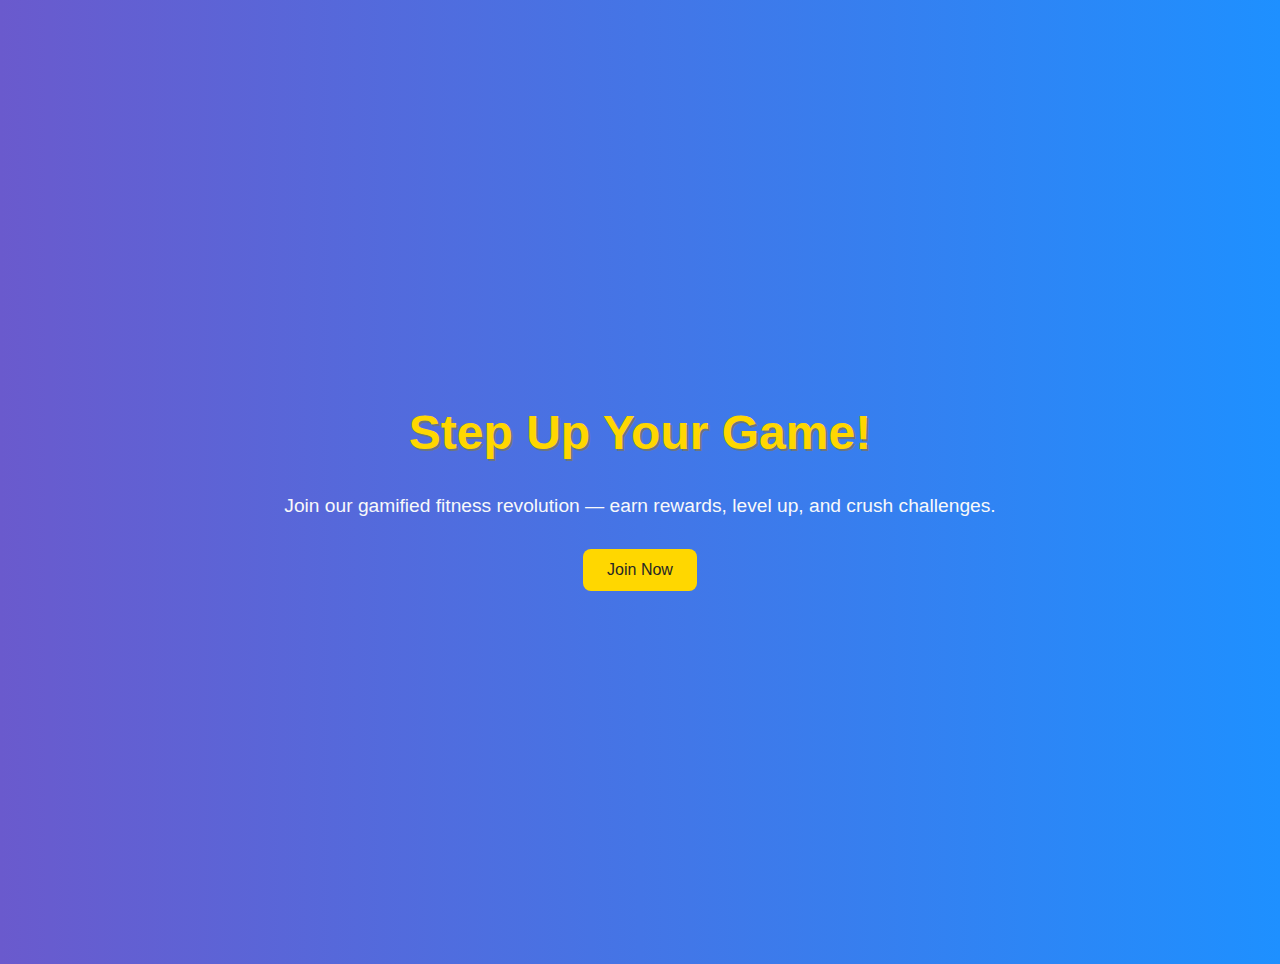
<file: Index.html>
<!DOCTYPE html>
<html lang="en">
<head>
  <meta charset="UTF-8" />
  <meta name="viewport" content="width=device-width, initial-scale=1.0" />
  <title>Step Up Your Game</title>
  <style>
    :root {
      --purple: #6A5ACD;
      --yellow: #FFD700;
      --blue: #1E90FF;
      --white: #F8F9FA;
      --gray: #6C757D;
      --dark-bg: #262626;
    }

    body {
      margin: 0;
      font-family: 'Segoe UI', sans-serif;
      background-color: var(--dark-bg);
      color: var(--white);
    }

    .hero {
      display: flex;
      flex-direction: column;
      align-items: center;
      justify-content: center;
      height: 100vh;
      text-align: center;
      padding: 2rem;
      background: linear-gradient(to right, var(--purple), var(--blue));
    }

    .hero h1 {
      font-size: 3rem;
      margin-bottom: 1rem;
      color: var(--yellow);
      text-shadow: 2px 2px var(--gray);
    }

    .hero p {
      font-size: 1.2rem;
      color: var(--white);
      margin-bottom: 2rem;
    }

    .btn {
      background-color: var(--yellow);
      color: var(--dark-bg);
      padding: 0.75rem 1.5rem;
      font-size: 1rem;
      border: none;
      border-radius: 8px;
      cursor: pointer;
      transition: background-color 0.3s ease;
    }

    .btn:hover {
      background-color: var(--blue);
      color: var(--white);
    }
  </style>
</head>
<body>
  <section class="hero">
    <h1>Step Up Your Game!</h1>
    <p>Join our gamified fitness revolution — earn rewards, level up, and crush challenges.</p>
    <button class="btn">Join Now</button>
  </section>
</body>
</html>
</file>
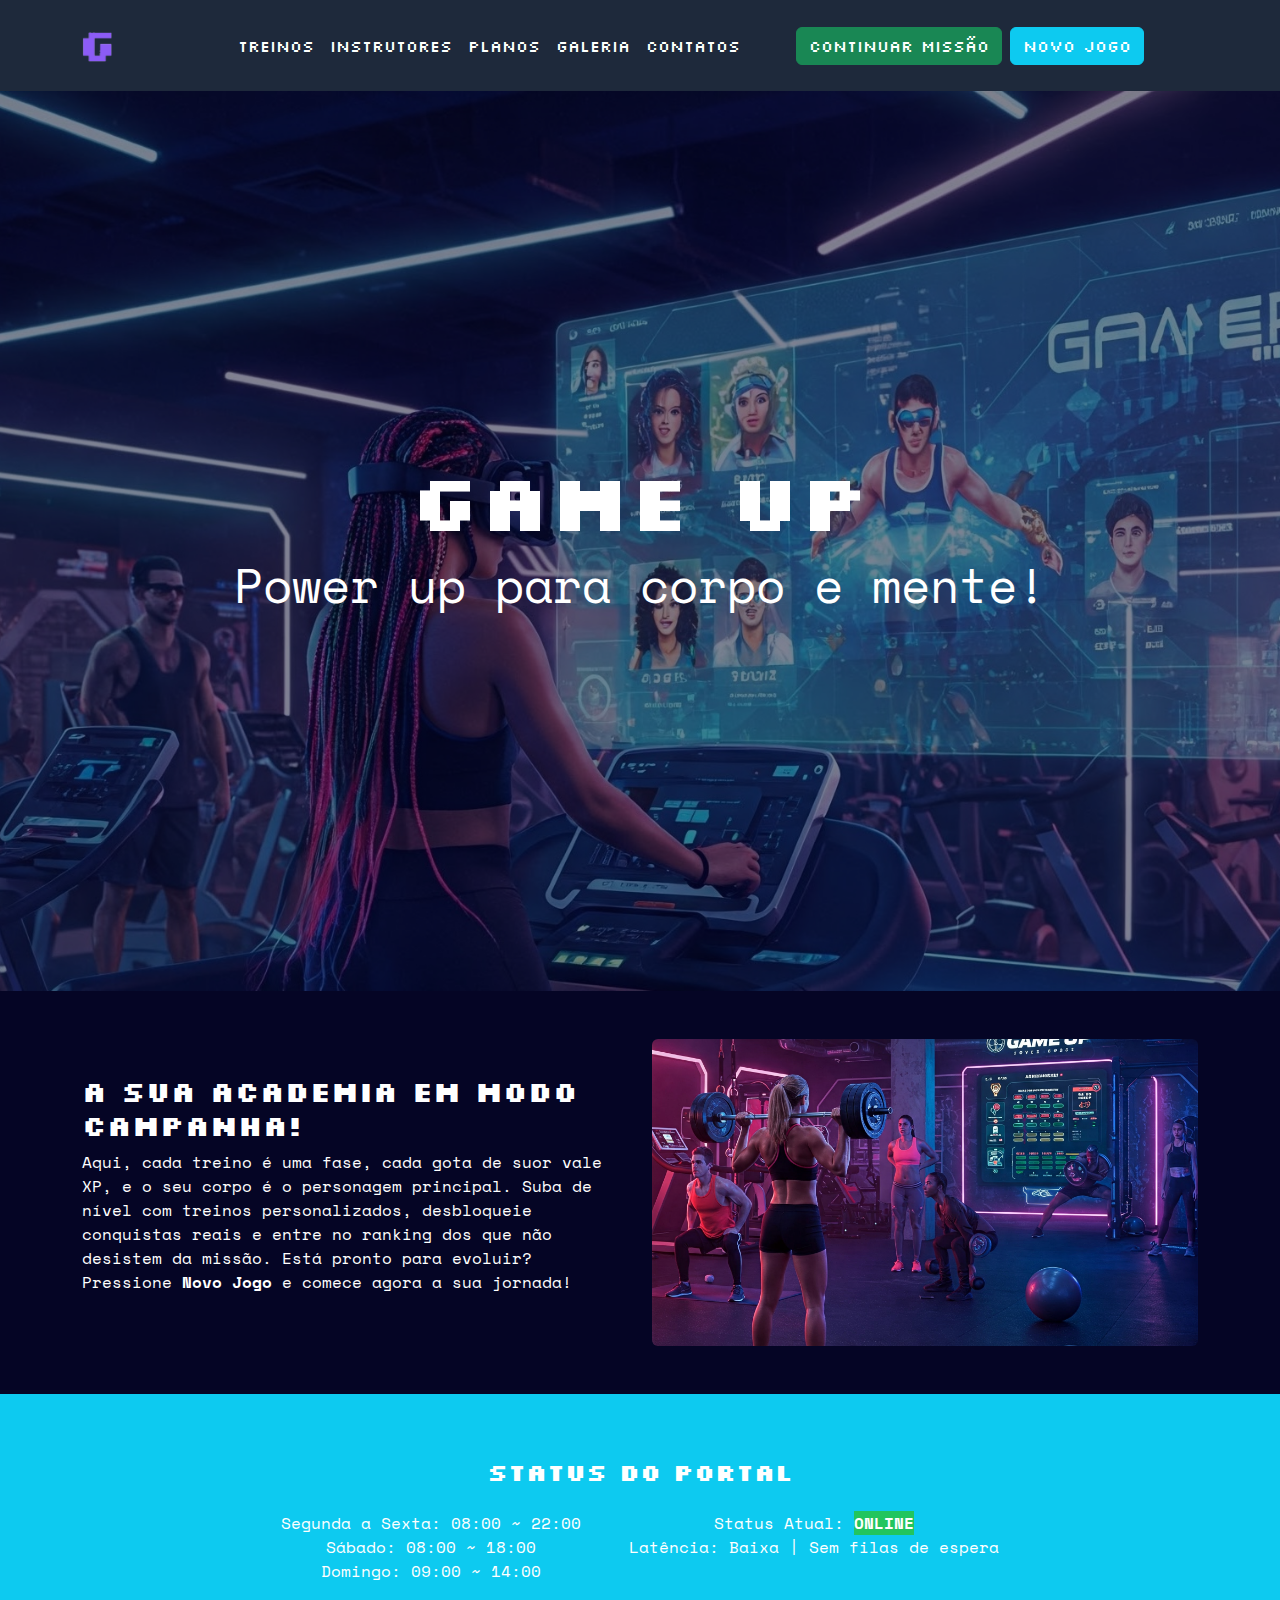
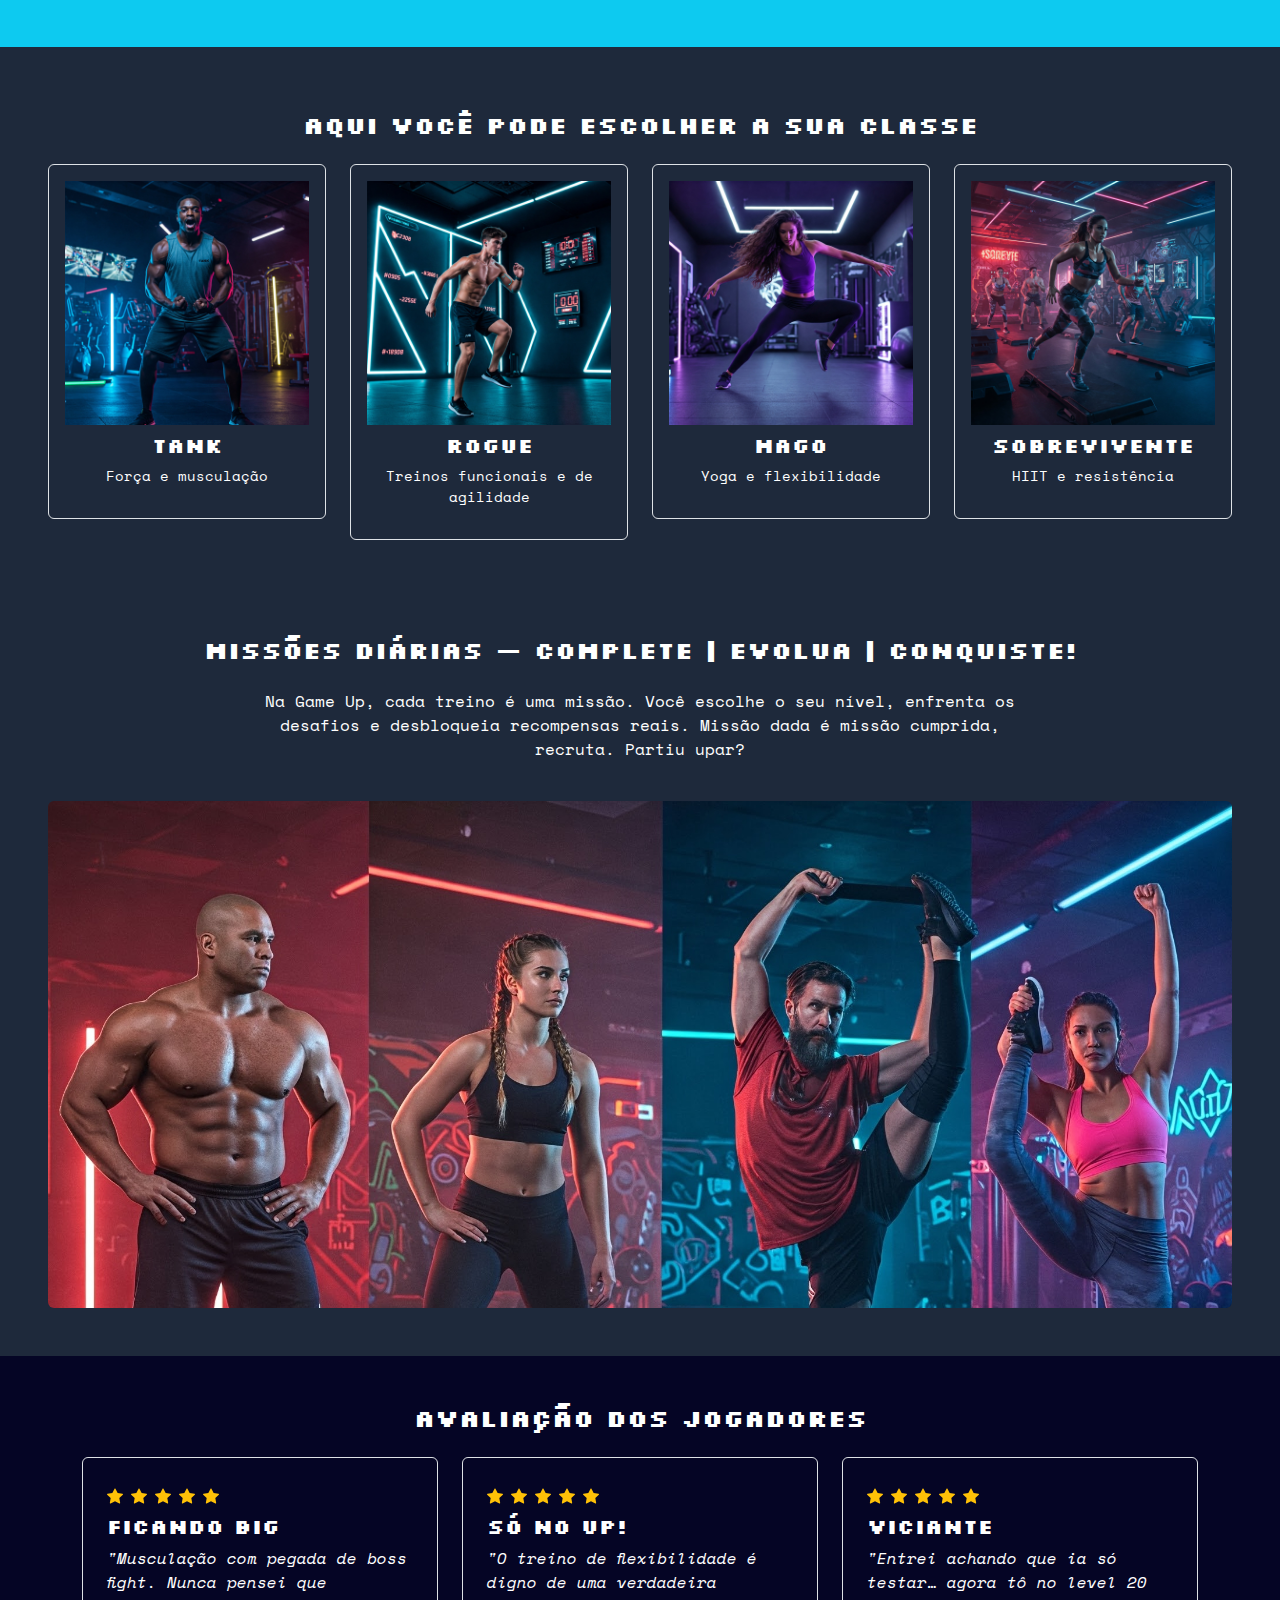
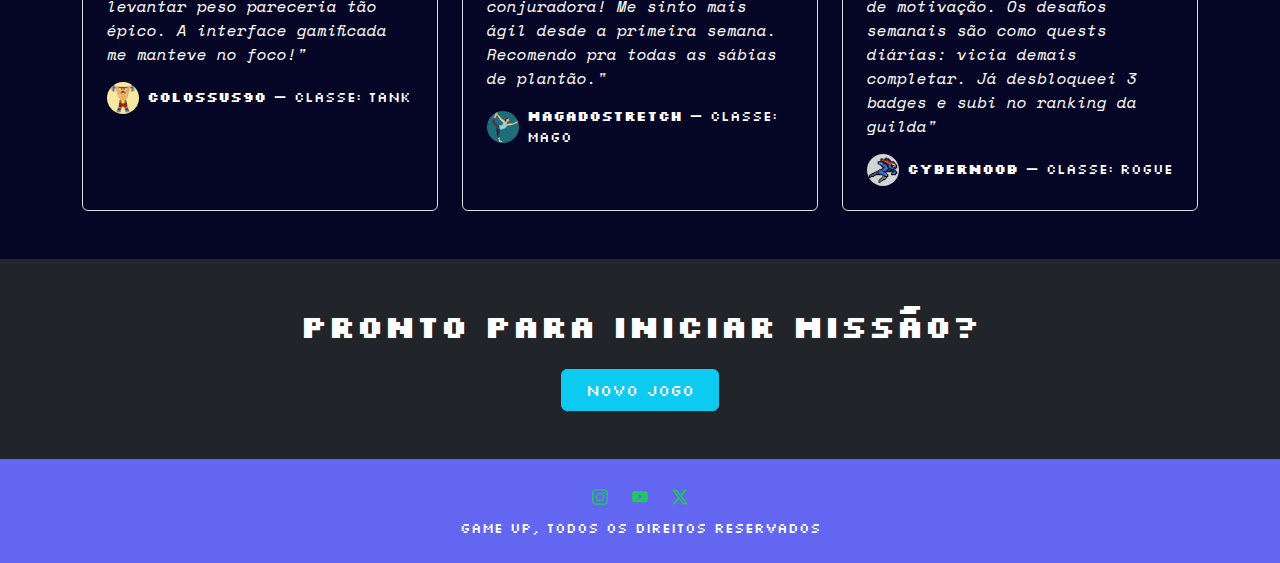
<file: html/index.html>
<!DOCTYPE html>
<html lang="pt-BR">

<head>
    <meta charset="UTF-8">
    <meta name="viewport" content="width=device-width, initial-scale=1.0">
    <title>Game Up</title>
    <link href="https://fonts.googleapis.com/css2?family=Silkscreen&family=Space+Mono&display=swap" rel="stylesheet">
    <link rel="stylesheet" href="../assets/bootstrap/bootstrap.css">
    <link rel="stylesheet" href="../assets/bootstrap/custom.css">
</head>

<body class="bg-dark-purple text-white">

    <!-- HEADER: nav, title and subtitle -->
    <nav class="navbar navbar-expand-lg bg-navy sticky-top">
        <div class="container py-3 gap-5">
            <a class="navbar-brand fw-bold" href="../html/index.html">
                <img src="../assets/images/logo.png" alt="Logo" height="30" class="zoom-effect">
            </a>

            <!-- Toggler button for collapse -->
            <button class="navbar-toggler text-white bg-success" type="button" data-bs-toggle="collapse"
                data-bs-target="#navbarContent" aria-controls="navbarContent" aria-expanded="false"
                aria-label="Toggle navigation">
                <span class="navbar-toggler-icon"></span>
            </button>

            <!-- Collapsible content -->
            <div class="collapse navbar-collapse justify-content-center align-items-center gap-5" id="navbarContent">
                <ul class="navbar-nav flex-lg-row flex-column text-center">
                    <li class="nav-item zoom-effect">
                        <a class="nav-link text-white" href="../html/treinos.html">TREINOS</a>
                    </li>
                    <li class="nav-item zoom-effect">
                        <a class="nav-link text-white" href="../html/instrutores.html">INSTRUTORES</a>
                    </li>
                    <li class="nav-item zoom-effect">
                        <a class="nav-link text-white" href="../html/planos.html">PLANOS</a>
                    </li>
                    <li class="nav-item zoom-effect">
                        <a class="nav-link text-white" href="../html/galeria.html">GALERIA</a>
                    </li>
                    <li class="nav-item zoom-effect">
                        <a class="nav-link text-white" href="../html/contatos.html">CONTATOS</a>
                    </li>
                </ul>

                <!-- Buttons -->
                <div class="d-flex gap-2 mt-3 mt-lg-0 justify-content-center align-items-center">
                    <a href="../html/signin.html" class="btn btn-success text-white">Continuar Missão</a>
                    <a href="../html/signup.html" class="btn btn-info text-white">Novo Jogo</a>
                </div>
            </div>
        </div>
    </nav>
    <header>
        <!-- Hero Section -->
        <section class="position-relative text-white text-center">
            <!-- Imagem de fundo -->
            <img src="../assets/images/hero-index.jpeg" alt="Hero Background"
                class="position-absolute top-0 start-0 w-100 h-100 object-fit-cover opacity-50" />
            <div class="position-relative d-flex flex-column justify-content-center align-items-center vh-100">
                <h1 class="display-1 fw-bold">GAME UP</h1>
                <p class="lead font-monospace display-5 px-2">Power up para corpo e mente!</p>
            </div>
        </section>
    </header>

    <!-- MAIN -->
    <main>
        <!-- Sessão da campanha -->
        <section class="container my-5">
            <div class="row align-items-center">

                <!-- Texto -->
                <div class="col-md-6 mb-4 mb-md-0">
                    <h3 class="fw-bold text-uppercase">A sua academia em modo campanha!</h3>
                    <p class="font-monospace">
                        Aqui, cada treino é uma fase, cada gota de suor vale XP, e o seu corpo é o personagem principal.
                        Suba de nível com treinos personalizados, desbloqueie conquistas reais e entre no ranking dos
                        que
                        não desistem da missão. Está pronto para evoluir? Pressione <strong>Novo Jogo</strong> e comece
                        agora a sua jornada!
                    </p>
                </div>

                <!-- Imagem ao lado -->
                <div class="col-md-6">
                    <div class="position-relative overflow-hidden ratio ratio-16x9 rounded">
                        <img src="../assets/images/second-section-index.jpeg"
                            class="position-absolute top-0 start-0 w-100 h-100 object-fit-cover" alt="Campanha">
                    </div>
                </div>

            </div>
        </section>

        <!-- Horários de funcionamento -->
        <section class="container-fluid p-5 text-center bg-info">
            <h4 class="fw-bold text-uppercase py-3">Status do Portal</h4>
            <div class="d-flex flex-column flex-md-row justify-content-center gap-5">
                <div>
                    <p class="font-monospace">Segunda a Sexta: 08:00 ~ 22:00<br>Sábado: 08:00 ~ 18:00<br>Domingo: 09:00
                        ~
                        14:00</p>
                </div>
                <div>
                    <p class="font-monospace">Status Atual: <strong class="bg-green">ONLINE</strong><br>Latência: Baixa
                        |
                        Sem filas de espera</p>
                </div>
            </div>
        </section>

        <!-- Classes -->
        <section class="container-fluid p-5 text-center bg-navy">
            <h4 class="fw-bold text-uppercase py-3">Aqui você pode escolher a sua classe</h4>
            <div class="row g-4">
                <div class="col-12 col-md-6 col-lg-3">
                    <a href="../html/treinos.html#treinos-tank" target="_blank" class="text-decoration-none">
                        <div class="border p-3 rounded zoom-effect">
                            <img src="../assets/images/tank.jpeg" class="img-fluid mb-2" alt="Tank">
                            <h5 class="fw-bold text-white">TANK</h5>
                            <p class="small font-monospace text-white">Força e musculação</p>
                        </div>
                    </a>
                </div>
                <div class="col-12 col-md-6 col-lg-3">
                    <a href="../html/treinos.html#treinos-rogue" target="_blank" class="text-decoration-none">
                        <div class="border p-3 rounded zoom-effect">
                            <img src="../assets/images/rogue.jpeg" class="img-fluid mb-2" alt="Rogue">
                            <h5 class="fw-bold text-white">ROGUE</h5>
                            <p class="small font-monospace text-white">Treinos funcionais e de agilidade</p>
                        </div>
                    </a>
                </div>
                <div class="col-12 col-md-6 col-lg-3">
                    <a href="../html/treinos.html#treinos-mago" target="_blank" class="text-decoration-none">
                        <div class="border p-3 rounded zoom-effect">
                            <img src="../assets/images/mago.jpeg" class="img-fluid mb-2" alt="Mago">
                            <h5 class="fw-bold text-white">MAGO</h5>
                            <p class="small font-monospace text-white">Yoga e flexibilidade</p>
                        </div>
                    </a>
                </div>
                <div class="col-12 col-md-6 col-lg-3">
                    <a href="../html/treinos.html#treinos-sobrevivente" target="_blank" class="text-decoration-none">
                        <div class="border p-3 rounded zoom-effect">
                            <img src="../assets/images/hiit.jpeg" class="img-fluid mb-2" alt="Sobrevivente">
                            <h5 class="fw-bold text-white">SOBREVIVENTE</h5>
                            <p class="small font-monospace text-white">HIIT e resistência</p>
                        </div>
                    </a>
                </div>
            </div>
        </section>

        <!-- Missões Diárias -->
        <section class="container-fluid p-5 bg-navy text-white text-center">
            <h4 class="fw-bold text-uppercase">Missões Diárias — Complete | Evolua | Conquiste!</h4>

            <!-- Texto -->
            <div class="row justify-content-center mt-4">
                <div class="col-12 col-md-8">
                    <p class="font-monospace">
                        Na Game Up, cada treino é uma missão. Você escolhe o seu nível, enfrenta os desafios e
                        desbloqueia
                        recompensas reais.
                        Missão dada é missão cumprida, recruta. Partiu upar?
                    </p>
                </div>
            </div>

            <!-- Imagem abaixo do texto -->
            <div class="position-relative w-100 ratio ratio-21x9 mt-4">
                <img src="../assets/images/fourth-section-index.jpeg" class="w-100 h-100 object-fit-cover rounded"
                    alt="Campanha">
            </div>
        </section>
    </main>

    <!-- ASIDE: Avaliações e Chamada para ação-->
    <aside>
        <section class="container my-5 text-center">
            <h4 class="fw-bold text-uppercase mb-4">Avaliação dos Jogadores</h4>
            <div class="row g-4">

                <!-- Avaliação 1 -->
                <div class="col-md-4">
                    <div class="border rounded p-4 h-100 text-start">
                        <!--stars-->
                        <div class="mb-2 text-warning">
                            <svg xmlns="http://www.w3.org/2000/svg" width="16" height="16" fill="currentColor"
                                class="bi bi-star-fill" viewBox="0 0 16 16">
                                <path
                                    d="M3.612 15.443c-.386.198-.824-.149-.746-.592l.83-4.73L.173 6.765c-.329-.314-.158-.888.283-.95l4.898-.696L7.538.792c.197-.39.73-.39.927 0l2.184 4.327 4.898.696c.441.062.612.636.282.95l-3.522 3.356.83 4.73c.078.443-.36.79-.746.592L8 13.187l-4.389 2.256z" />
                            </svg>
                            <svg xmlns="http://www.w3.org/2000/svg" width="16" height="16" fill="currentColor"
                                class="bi bi-star-fill" viewBox="0 0 16 16">
                                <path
                                    d="M3.612 15.443c-.386.198-.824-.149-.746-.592l.83-4.73L.173 6.765c-.329-.314-.158-.888.283-.95l4.898-.696L7.538.792c.197-.39.73-.39.927 0l2.184 4.327 4.898.696c.441.062.612.636.282.95l-3.522 3.356.83 4.73c.078.443-.36.79-.746.592L8 13.187l-4.389 2.256z" />
                            </svg>
                            <svg xmlns="http://www.w3.org/2000/svg" width="16" height="16" fill="currentColor"
                                class="bi bi-star-fill" viewBox="0 0 16 16">
                                <path
                                    d="M3.612 15.443c-.386.198-.824-.149-.746-.592l.83-4.73L.173 6.765c-.329-.314-.158-.888.283-.95l4.898-.696L7.538.792c.197-.39.73-.39.927 0l2.184 4.327 4.898.696c.441.062.612.636.282.95l-3.522 3.356.83 4.73c.078.443-.36.79-.746.592L8 13.187l-4.389 2.256z" />
                            </svg>
                            <svg xmlns="http://www.w3.org/2000/svg" width="16" height="16" fill="currentColor"
                                class="bi bi-star-fill" viewBox="0 0 16 16">
                                <path
                                    d="M3.612 15.443c-.386.198-.824-.149-.746-.592l.83-4.73L.173 6.765c-.329-.314-.158-.888.283-.95l4.898-.696L7.538.792c.197-.39.73-.39.927 0l2.184 4.327 4.898.696c.441.062.612.636.282.95l-3.522 3.356.83 4.73c.078.443-.36.79-.746.592L8 13.187l-4.389 2.256z" />
                            </svg>
                            <svg xmlns="http://www.w3.org/2000/svg" width="16" height="16" fill="currentColor"
                                class="bi bi-star-fill" viewBox="0 0 16 16">
                                <path
                                    d="M3.612 15.443c-.386.198-.824-.149-.746-.592l.83-4.73L.173 6.765c-.329-.314-.158-.888.283-.95l4.898-.696L7.538.792c.197-.39.73-.39.927 0l2.184 4.327 4.898.696c.441.062.612.636.282.95l-3.522 3.356.83 4.73c.078.443-.36.79-.746.592L8 13.187l-4.389 2.256z" />
                            </svg>
                        </div>
                        <h5 class="fw-bold">Ficando Big</h5>
                        <p class="fst-italic font-monospace">"Musculação com pegada de boss fight. Nunca pensei que
                            levantar
                            peso pareceria tão épico. A interface gamificada me manteve no foco!"</p>
                        <div class="d-flex align-items-center gap-2 mt-3">
                            <img src="../assets/images/icon-index-1.png" alt="Ícone de Colossus90"
                                class="rounded-circle" width="32" height="32">
                            <small><strong>Colossus90</strong> — Classe: Tank</small>
                        </div>
                    </div>
                </div>

                <!-- Avaliação 2 -->
                <div class="col-md-4">
                    <div class="border rounded p-4 h-100 text-start">
                        <!--stars-->
                        <div class="mb-2 text-warning">
                            <svg xmlns="http://www.w3.org/2000/svg" width="16" height="16" fill="currentColor"
                                class="bi bi-star-fill" viewBox="0 0 16 16">
                                <path
                                    d="M3.612 15.443c-.386.198-.824-.149-.746-.592l.83-4.73L.173 6.765c-.329-.314-.158-.888.283-.95l4.898-.696L7.538.792c.197-.39.73-.39.927 0l2.184 4.327 4.898.696c.441.062.612.636.282.95l-3.522 3.356.83 4.73c.078.443-.36.79-.746.592L8 13.187l-4.389 2.256z" />
                            </svg>
                            <svg xmlns="http://www.w3.org/2000/svg" width="16" height="16" fill="currentColor"
                                class="bi bi-star-fill" viewBox="0 0 16 16">
                                <path
                                    d="M3.612 15.443c-.386.198-.824-.149-.746-.592l.83-4.73L.173 6.765c-.329-.314-.158-.888.283-.95l4.898-.696L7.538.792c.197-.39.73-.39.927 0l2.184 4.327 4.898.696c.441.062.612.636.282.95l-3.522 3.356.83 4.73c.078.443-.36.79-.746.592L8 13.187l-4.389 2.256z" />
                            </svg>
                            <svg xmlns="http://www.w3.org/2000/svg" width="16" height="16" fill="currentColor"
                                class="bi bi-star-fill" viewBox="0 0 16 16">
                                <path
                                    d="M3.612 15.443c-.386.198-.824-.149-.746-.592l.83-4.73L.173 6.765c-.329-.314-.158-.888.283-.95l4.898-.696L7.538.792c.197-.39.73-.39.927 0l2.184 4.327 4.898.696c.441.062.612.636.282.95l-3.522 3.356.83 4.73c.078.443-.36.79-.746.592L8 13.187l-4.389 2.256z" />
                            </svg>
                            <svg xmlns="http://www.w3.org/2000/svg" width="16" height="16" fill="currentColor"
                                class="bi bi-star-fill" viewBox="0 0 16 16">
                                <path
                                    d="M3.612 15.443c-.386.198-.824-.149-.746-.592l.83-4.73L.173 6.765c-.329-.314-.158-.888.283-.95l4.898-.696L7.538.792c.197-.39.73-.39.927 0l2.184 4.327 4.898.696c.441.062.612.636.282.95l-3.522 3.356.83 4.73c.078.443-.36.79-.746.592L8 13.187l-4.389 2.256z" />
                            </svg>
                            <svg xmlns="http://www.w3.org/2000/svg" width="16" height="16" fill="currentColor"
                                class="bi bi-star-fill" viewBox="0 0 16 16">
                                <path
                                    d="M3.612 15.443c-.386.198-.824-.149-.746-.592l.83-4.73L.173 6.765c-.329-.314-.158-.888.283-.95l4.898-.696L7.538.792c.197-.39.73-.39.927 0l2.184 4.327 4.898.696c.441.062.612.636.282.95l-3.522 3.356.83 4.73c.078.443-.36.79-.746.592L8 13.187l-4.389 2.256z" />
                            </svg>
                        </div>
                        <h5 class="fw-bold">Só no Up!</h5>
                        <p class="fst-italic font-monospace">"O treino de flexibilidade é digno de uma verdadeira
                            conjuradora! Me sinto mais ágil desde a primeira semana. Recomendo pra todas as sábias de
                            plantão."</p>
                        <div class="d-flex align-items-center gap-2 mt-3">
                            <img src="../assets/images/icon-index-2.png" alt="Ícone de MagaDoStretch"
                                class="rounded-circle" width="32" height="32">
                            <small><strong>MagaDoStretch</strong> — Classe: Mago</small>
                        </div>
                    </div>
                </div>

                <!-- Avaliação 3 -->
                <div class="col-md-4">
                    <div class="border rounded p-4 h-100 text-start">
                        <!--stars-->
                        <div class="mb-2 text-warning">
                            <svg xmlns="http://www.w3.org/2000/svg" width="16" height="16" fill="currentColor"
                                class="bi bi-star-fill" viewBox="0 0 16 16">
                                <path
                                    d="M3.612 15.443c-.386.198-.824-.149-.746-.592l.83-4.73L.173 6.765c-.329-.314-.158-.888.283-.95l4.898-.696L7.538.792c.197-.39.73-.39.927 0l2.184 4.327 4.898.696c.441.062.612.636.282.95l-3.522 3.356.83 4.73c.078.443-.36.79-.746.592L8 13.187l-4.389 2.256z" />
                            </svg>
                            <svg xmlns="http://www.w3.org/2000/svg" width="16" height="16" fill="currentColor"
                                class="bi bi-star-fill" viewBox="0 0 16 16">
                                <path
                                    d="M3.612 15.443c-.386.198-.824-.149-.746-.592l.83-4.73L.173 6.765c-.329-.314-.158-.888.283-.95l4.898-.696L7.538.792c.197-.39.73-.39.927 0l2.184 4.327 4.898.696c.441.062.612.636.282.95l-3.522 3.356.83 4.73c.078.443-.36.79-.746.592L8 13.187l-4.389 2.256z" />
                            </svg>
                            <svg xmlns="http://www.w3.org/2000/svg" width="16" height="16" fill="currentColor"
                                class="bi bi-star-fill" viewBox="0 0 16 16">
                                <path
                                    d="M3.612 15.443c-.386.198-.824-.149-.746-.592l.83-4.73L.173 6.765c-.329-.314-.158-.888.283-.95l4.898-.696L7.538.792c.197-.39.73-.39.927 0l2.184 4.327 4.898.696c.441.062.612.636.282.95l-3.522 3.356.83 4.73c.078.443-.36.79-.746.592L8 13.187l-4.389 2.256z" />
                            </svg>
                            <svg xmlns="http://www.w3.org/2000/svg" width="16" height="16" fill="currentColor"
                                class="bi bi-star-fill" viewBox="0 0 16 16">
                                <path
                                    d="M3.612 15.443c-.386.198-.824-.149-.746-.592l.83-4.73L.173 6.765c-.329-.314-.158-.888.283-.95l4.898-.696L7.538.792c.197-.39.73-.39.927 0l2.184 4.327 4.898.696c.441.062.612.636.282.95l-3.522 3.356.83 4.73c.078.443-.36.79-.746.592L8 13.187l-4.389 2.256z" />
                            </svg>
                            <svg xmlns="http://www.w3.org/2000/svg" width="16" height="16" fill="currentColor"
                                class="bi bi-star-fill" viewBox="0 0 16 16">
                                <path
                                    d="M3.612 15.443c-.386.198-.824-.149-.746-.592l.83-4.73L.173 6.765c-.329-.314-.158-.888.283-.95l4.898-.696L7.538.792c.197-.39.73-.39.927 0l2.184 4.327 4.898.696c.441.062.612.636.282.95l-3.522 3.356.83 4.73c.078.443-.36.79-.746.592L8 13.187l-4.389 2.256z" />
                            </svg>
                        </div>
                        <h5 class="fw-bold">Viciante</h5>
                        <p class="fst-italic font-monospace">"Entrei achando que ia só testar… agora tô no level 20 de
                            motivação. Os desafios semanais são como quests diárias: vicia demais completar. Já
                            desbloqueei
                            3 badges e subi no ranking da guilda"</p>
                        <div class="d-flex align-items-center gap-2 mt-3">
                            <img src="../assets/images/icon-index-3.png" alt="Ícone de CyberNoob" class="rounded-circle"
                                width="32" height="32">
                            <small><strong>CyberNoob</strong> — Classe: Rogue</small>
                        </div>
                    </div>
                </div>

            </div>
        </section>

        <section class="text-center bg-light py-5 bg-dark text-white">
            <h2 class="fw-bold text-uppercase">Pronto para iniciar missão?</h2>
            <a href="../html/signup.html" class="btn btn-info text-white mt-3 px-4 py-2">NOVO JOGO</a>
        </section>
    </aside>

    <!-- FOOTER -->
    <footer class="text-center py-4 bg-indigo">
        <div class="mb-2">
            <!-- ig -->
            <a href="https://www.instagram.com/" target="_blank" class="mx-2 text-green"><svg
                    xmlns="http://www.w3.org/2000/svg" width="16" height="16" fill="currentColor"
                    class="bi bi-instagram" viewBox="0 0 16 16">
                    <path
                        d="M8 0C5.829 0 5.556.01 4.703.048 3.85.088 3.269.222 2.76.42a3.9 3.9 0 0 0-1.417.923A3.9 3.9 0 0 0 .42 2.76C.222 3.268.087 3.85.048 4.7.01 5.555 0 5.827 0 8.001c0 2.172.01 2.444.048 3.297.04.852.174 1.433.372 1.942.205.526.478.972.923 1.417.444.445.89.719 1.416.923.51.198 1.09.333 1.942.372C5.555 15.99 5.827 16 8 16s2.444-.01 3.298-.048c.851-.04 1.434-.174 1.943-.372a3.9 3.9 0 0 0 1.416-.923c.445-.445.718-.891.923-1.417.197-.509.332-1.09.372-1.942C15.99 10.445 16 10.173 16 8s-.01-2.445-.048-3.299c-.04-.851-.175-1.433-.372-1.941a3.9 3.9 0 0 0-.923-1.417A3.9 3.9 0 0 0 13.24.42c-.51-.198-1.092-.333-1.943-.372C10.443.01 10.172 0 7.998 0zm-.717 1.442h.718c2.136 0 2.389.007 3.232.046.78.035 1.204.166 1.486.275.373.145.64.319.92.599s.453.546.598.92c.11.281.24.705.275 1.485.039.843.047 1.096.047 3.231s-.008 2.389-.047 3.232c-.035.78-.166 1.203-.275 1.485a2.5 2.5 0 0 1-.599.919c-.28.28-.546.453-.92.598-.28.11-.704.24-1.485.276-.843.038-1.096.047-3.232.047s-2.39-.009-3.233-.047c-.78-.036-1.203-.166-1.485-.276a2.5 2.5 0 0 1-.92-.598 2.5 2.5 0 0 1-.6-.92c-.109-.281-.24-.705-.275-1.485-.038-.843-.046-1.096-.046-3.233s.008-2.388.046-3.231c.036-.78.166-1.204.276-1.486.145-.373.319-.64.599-.92s.546-.453.92-.598c.282-.11.705-.24 1.485-.276.738-.034 1.024-.044 2.515-.045zm4.988 1.328a.96.96 0 1 0 0 1.92.96.96 0 0 0 0-1.92m-4.27 1.122a4.109 4.109 0 1 0 0 8.217 4.109 4.109 0 0 0 0-8.217m0 1.441a2.667 2.667 0 1 1 0 5.334 2.667 2.667 0 0 1 0-5.334" />
                </svg></a>

            <!-- yt -->
            <a href="https://www.youtube.com/" target="_blank" class="mx-2 text-green"><svg
                    xmlns="http://www.w3.org/2000/svg" width="16" height="16" fill="currentColor" class="bi bi-youtube"
                    viewBox="0 0 16 16">
                    <path
                        d="M8.051 1.999h.089c.822.003 4.987.033 6.11.335a2.01 2.01 0 0 1 1.415 1.42c.101.38.172.883.22 1.402l.01.104.022.26.008.104c.065.914.073 1.77.074 1.957v.075c-.001.194-.01 1.108-.082 2.06l-.008.105-.009.104c-.05.572-.124 1.14-.235 1.558a2.01 2.01 0 0 1-1.415 1.42c-1.16.312-5.569.334-6.18.335h-.142c-.309 0-1.587-.006-2.927-.052l-.17-.006-.087-.004-.171-.007-.171-.007c-1.11-.049-2.167-.128-2.654-.26a2.01 2.01 0 0 1-1.415-1.419c-.111-.417-.185-.986-.235-1.558L.09 9.82l-.008-.104A31 31 0 0 1 0 7.68v-.123c.002-.215.01-.958.064-1.778l.007-.103.003-.052.008-.104.022-.26.01-.104c.048-.519.119-1.023.22-1.402a2.01 2.01 0 0 1 1.415-1.42c.487-.13 1.544-.21 2.654-.26l.17-.007.172-.006.086-.003.171-.007A100 100 0 0 1 7.858 2zM6.4 5.209v4.818l4.157-2.408z" />
                </svg></a>
            <!-- x -->
            <a href="https://x.com/" target="_blank" class="mx-2 text-green"><svg xmlns="http://www.w3.org/2000/svg"
                    width="16" height="16" fill="currentColor" class="bi bi-twitter-x" viewBox="0 0 16 16">
                    <path
                        d="M12.6.75h2.454l-5.36 6.142L16 15.25h-4.937l-3.867-5.07-4.425 5.07H.316l5.733-6.57L0 .75h5.063l3.495 4.633L12.601.75Zm-.86 13.028h1.36L4.323 2.145H2.865z" />
                </svg></a>
        </div>
        <small class="text-white">Game Up, Todos os direitos reservados</small>
    </footer>

    <script src="https://cdn.jsdelivr.net/npm/bootstrap@5.3.5/dist/js/bootstrap.bundle.min.js"
        integrity="sha384-k6d4wzSIapyDyv1kpU366/PK5hCdSbCRGRCMv+eplOQJWyd1fbcAu9OCUj5zNLiq"
        crossorigin="anonymous"></script>

    <script src="../javascript/script.js"></script>
</body>

</html>
</file>
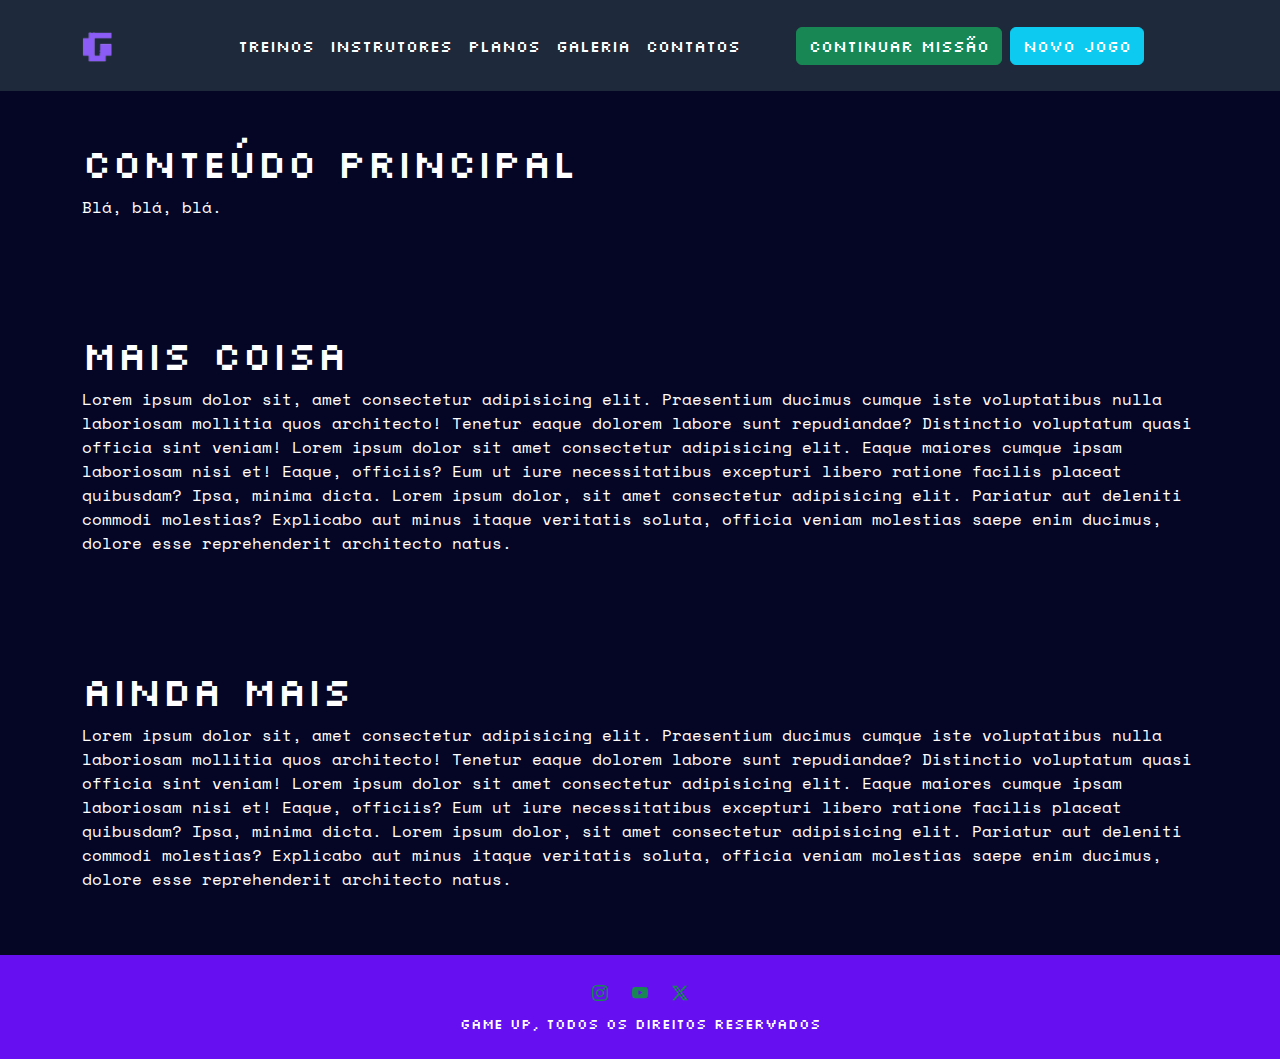
<file: html/1-MODELS.html>
<!DOCTYPE html>
<html lang="en">

<head>
    <meta charset="UTF-8">
    <meta name="viewport" content="width=device-width, initial-scale=1.0">
    <title>Game Up</title>
    <link rel="stylesheet" href="../assets/bootstrap/custom.css">
    <link rel="stylesheet" href="../assets/bootstrap/bootstrap.css">
    <link href="https://fonts.googleapis.com/css2?family=Silkscreen&family=Space+Mono&display=swap" rel="stylesheet">
</head>

<!-- doc para copiar modelos que se repetem. Sempre lembrar de mudar para a branch a ser trabalhada -->
<!-- esse doc será destruído quando o projeto terminar -->
<!-- Para chamar as fontes: [Silkscreen - Fonte mais pixelada] ex: text-info, text-primary... etc.  
                            [Space Mono - Fonte mais redondinha] ex: font-monospace text-warning... etc.
-->

<body class="d-flex flex-column min-vh-100">


    <!-- NAVBAR -->
    <nav class="navbar navbar-expand-lg bg-navy sticky-top">
        <div class="container py-3 gap-5">
          <a class="navbar-brand fw-bold" href="../html/index.html">
            <img src="../assets/images/logo.png" alt="Logo" height="30" class="zoom-effect">
          </a>
      
          <!-- Toggler button for collapse -->
          <button class="navbar-toggler text-white bg-success" type="button" data-bs-toggle="collapse" data-bs-target="#navbarContent" aria-controls="navbarContent" aria-expanded="false" aria-label="Toggle navigation">
            <span class="navbar-toggler-icon"></span>
          </button>
      
          <!-- Collapsible content -->
          <div class="collapse navbar-collapse justify-content-center align-items-center gap-5" id="navbarContent">
            <ul class="navbar-nav flex-lg-row flex-column text-center">
              <li class="nav-item zoom-effect"><a class="nav-link text-white" href="../html/treinos.html">TREINOS</a></li>
              <li class="nav-item zoom-effect"><a class="nav-link text-white" href="../html/instrutores.html">INSTRUTORES</a></li>
              <li class="nav-item zoom-effect"><a class="nav-link text-white" href="../html/planos.html">PLANOS</a></li>
              <li class="nav-item zoom-effect"><a class="nav-link text-white" href="../html/galeria.html">GALERIA</a></li>
              <li class="nav-item zoom-effect"><a class="nav-link text-white" href="../html/contatos.html">CONTATOS</a></li>
            </ul>
      
            <!-- Buttons -->
            <div class="d-flex gap-2 mt-3 mt-lg-0 justify-content-center align-items-center">
              <button class="btn btn-success"> <a href="../html/signin.html" class="text-white nav-link">Continuar Missão</a></button>
              <button class="btn btn-info text-white"><a href="../html/signup.html" class="text-white nav-link">Novo Jogo</a></button>
            </div>
          </div>
        </div>
      </nav>

    <!-- MAIN CONTENT EXAMPLE -->
    <main class="flex-fill bg-dark-purple text-white">
        <div class="container py-5">
            <h1>Conteúdo principal</h1>
            <p class="font-monospace">Blá, blá, blá.</p>
        </div>

        <div class="container py-5">
            <h1>Mais coisa</h1>
            <p class="font-monospace">
                Lorem ipsum dolor sit, amet consectetur adipisicing elit. Praesentium ducimus cumque iste voluptatibus nulla laboriosam mollitia quos architecto! Tenetur eaque dolorem labore sunt repudiandae? Distinctio voluptatum quasi officia sint veniam!

                Lorem ipsum dolor sit amet consectetur adipisicing elit. Eaque maiores cumque ipsam laboriosam nisi et! Eaque, officiis? Eum ut iure necessitatibus excepturi libero ratione facilis placeat quibusdam? Ipsa, minima dicta.
                
                Lorem ipsum dolor, sit amet consectetur adipisicing elit. Pariatur aut deleniti commodi molestias? Explicabo aut minus itaque veritatis soluta, officia veniam molestias saepe enim ducimus, dolore esse reprehenderit architecto natus.
            </p>
        </div>

        <div class="container py-5">
            <h1>Ainda mais</h1>
            <p class="font-monospace">
                Lorem ipsum dolor sit, amet consectetur adipisicing elit. Praesentium ducimus cumque iste voluptatibus nulla laboriosam mollitia quos architecto! Tenetur eaque dolorem labore sunt repudiandae? Distinctio voluptatum quasi officia sint veniam!

                Lorem ipsum dolor sit amet consectetur adipisicing elit. Eaque maiores cumque ipsam laboriosam nisi et! Eaque, officiis? Eum ut iure necessitatibus excepturi libero ratione facilis placeat quibusdam? Ipsa, minima dicta.
                
                Lorem ipsum dolor, sit amet consectetur adipisicing elit. Pariatur aut deleniti commodi molestias? Explicabo aut minus itaque veritatis soluta, officia veniam molestias saepe enim ducimus, dolore esse reprehenderit architecto natus.
            </p>
        </div>
    </main>

    <!-- FOOTER -->
    <footer class="text-center py-4 bg-indigo">
        <div class="mb-2">
            <!-- ig -->
            <a href="https://www.instagram.com/" target="_blank" class="mx-2 text-green"><svg xmlns="http://www.w3.org/2000/svg" width="16" height="16" fill="currentColor" class="bi bi-instagram" viewBox="0 0 16 16">
                <path d="M8 0C5.829 0 5.556.01 4.703.048 3.85.088 3.269.222 2.76.42a3.9 3.9 0 0 0-1.417.923A3.9 3.9 0 0 0 .42 2.76C.222 3.268.087 3.85.048 4.7.01 5.555 0 5.827 0 8.001c0 2.172.01 2.444.048 3.297.04.852.174 1.433.372 1.942.205.526.478.972.923 1.417.444.445.89.719 1.416.923.51.198 1.09.333 1.942.372C5.555 15.99 5.827 16 8 16s2.444-.01 3.298-.048c.851-.04 1.434-.174 1.943-.372a3.9 3.9 0 0 0 1.416-.923c.445-.445.718-.891.923-1.417.197-.509.332-1.09.372-1.942C15.99 10.445 16 10.173 16 8s-.01-2.445-.048-3.299c-.04-.851-.175-1.433-.372-1.941a3.9 3.9 0 0 0-.923-1.417A3.9 3.9 0 0 0 13.24.42c-.51-.198-1.092-.333-1.943-.372C10.443.01 10.172 0 7.998 0zm-.717 1.442h.718c2.136 0 2.389.007 3.232.046.78.035 1.204.166 1.486.275.373.145.64.319.92.599s.453.546.598.92c.11.281.24.705.275 1.485.039.843.047 1.096.047 3.231s-.008 2.389-.047 3.232c-.035.78-.166 1.203-.275 1.485a2.5 2.5 0 0 1-.599.919c-.28.28-.546.453-.92.598-.28.11-.704.24-1.485.276-.843.038-1.096.047-3.232.047s-2.39-.009-3.233-.047c-.78-.036-1.203-.166-1.485-.276a2.5 2.5 0 0 1-.92-.598 2.5 2.5 0 0 1-.6-.92c-.109-.281-.24-.705-.275-1.485-.038-.843-.046-1.096-.046-3.233s.008-2.388.046-3.231c.036-.78.166-1.204.276-1.486.145-.373.319-.64.599-.92s.546-.453.92-.598c.282-.11.705-.24 1.485-.276.738-.034 1.024-.044 2.515-.045zm4.988 1.328a.96.96 0 1 0 0 1.92.96.96 0 0 0 0-1.92m-4.27 1.122a4.109 4.109 0 1 0 0 8.217 4.109 4.109 0 0 0 0-8.217m0 1.441a2.667 2.667 0 1 1 0 5.334 2.667 2.667 0 0 1 0-5.334"/></svg></a>     
            
            <!-- yt -->
            <a href="https://www.youtube.com/" target="_blank" class="mx-2 text-green"><svg xmlns="http://www.w3.org/2000/svg" width="16" height="16" fill="currentColor" class="bi bi-youtube" viewBox="0 0 16 16">
                <path d="M8.051 1.999h.089c.822.003 4.987.033 6.11.335a2.01 2.01 0 0 1 1.415 1.42c.101.38.172.883.22 1.402l.01.104.022.26.008.104c.065.914.073 1.77.074 1.957v.075c-.001.194-.01 1.108-.082 2.06l-.008.105-.009.104c-.05.572-.124 1.14-.235 1.558a2.01 2.01 0 0 1-1.415 1.42c-1.16.312-5.569.334-6.18.335h-.142c-.309 0-1.587-.006-2.927-.052l-.17-.006-.087-.004-.171-.007-.171-.007c-1.11-.049-2.167-.128-2.654-.26a2.01 2.01 0 0 1-1.415-1.419c-.111-.417-.185-.986-.235-1.558L.09 9.82l-.008-.104A31 31 0 0 1 0 7.68v-.123c.002-.215.01-.958.064-1.778l.007-.103.003-.052.008-.104.022-.26.01-.104c.048-.519.119-1.023.22-1.402a2.01 2.01 0 0 1 1.415-1.42c.487-.13 1.544-.21 2.654-.26l.17-.007.172-.006.086-.003.171-.007A100 100 0 0 1 7.858 2zM6.4 5.209v4.818l4.157-2.408z"/>
              </svg></a>
            <!-- x -->
            <a href="https://x.com/" target="_blank" class="mx-2 text-green"><svg xmlns="http://www.w3.org/2000/svg" width="16" height="16" fill="currentColor" class="bi bi-twitter-x" viewBox="0 0 16 16">
                <path d="M12.6.75h2.454l-5.36 6.142L16 15.25h-4.937l-3.867-5.07-4.425 5.07H.316l5.733-6.57L0 .75h5.063l3.495 4.633L12.601.75Zm-.86 13.028h1.36L4.323 2.145H2.865z"/>
              </svg></a>
        </div>
        <small class="text-white">Game Up, Todos os direitos reservados</small>
    </footer>

    <script src="https://cdn.jsdelivr.net/npm/bootstrap@5.3.5/dist/js/bootstrap.bundle.min.js"
        integrity="sha384-k6d4wzSIapyDyv1kpU366/PK5hCdSbCRGRCMv+eplOQJWyd1fbcAu9OCUj5zNLiq"
        crossorigin="anonymous"></script>
</body>

</html>
</file>
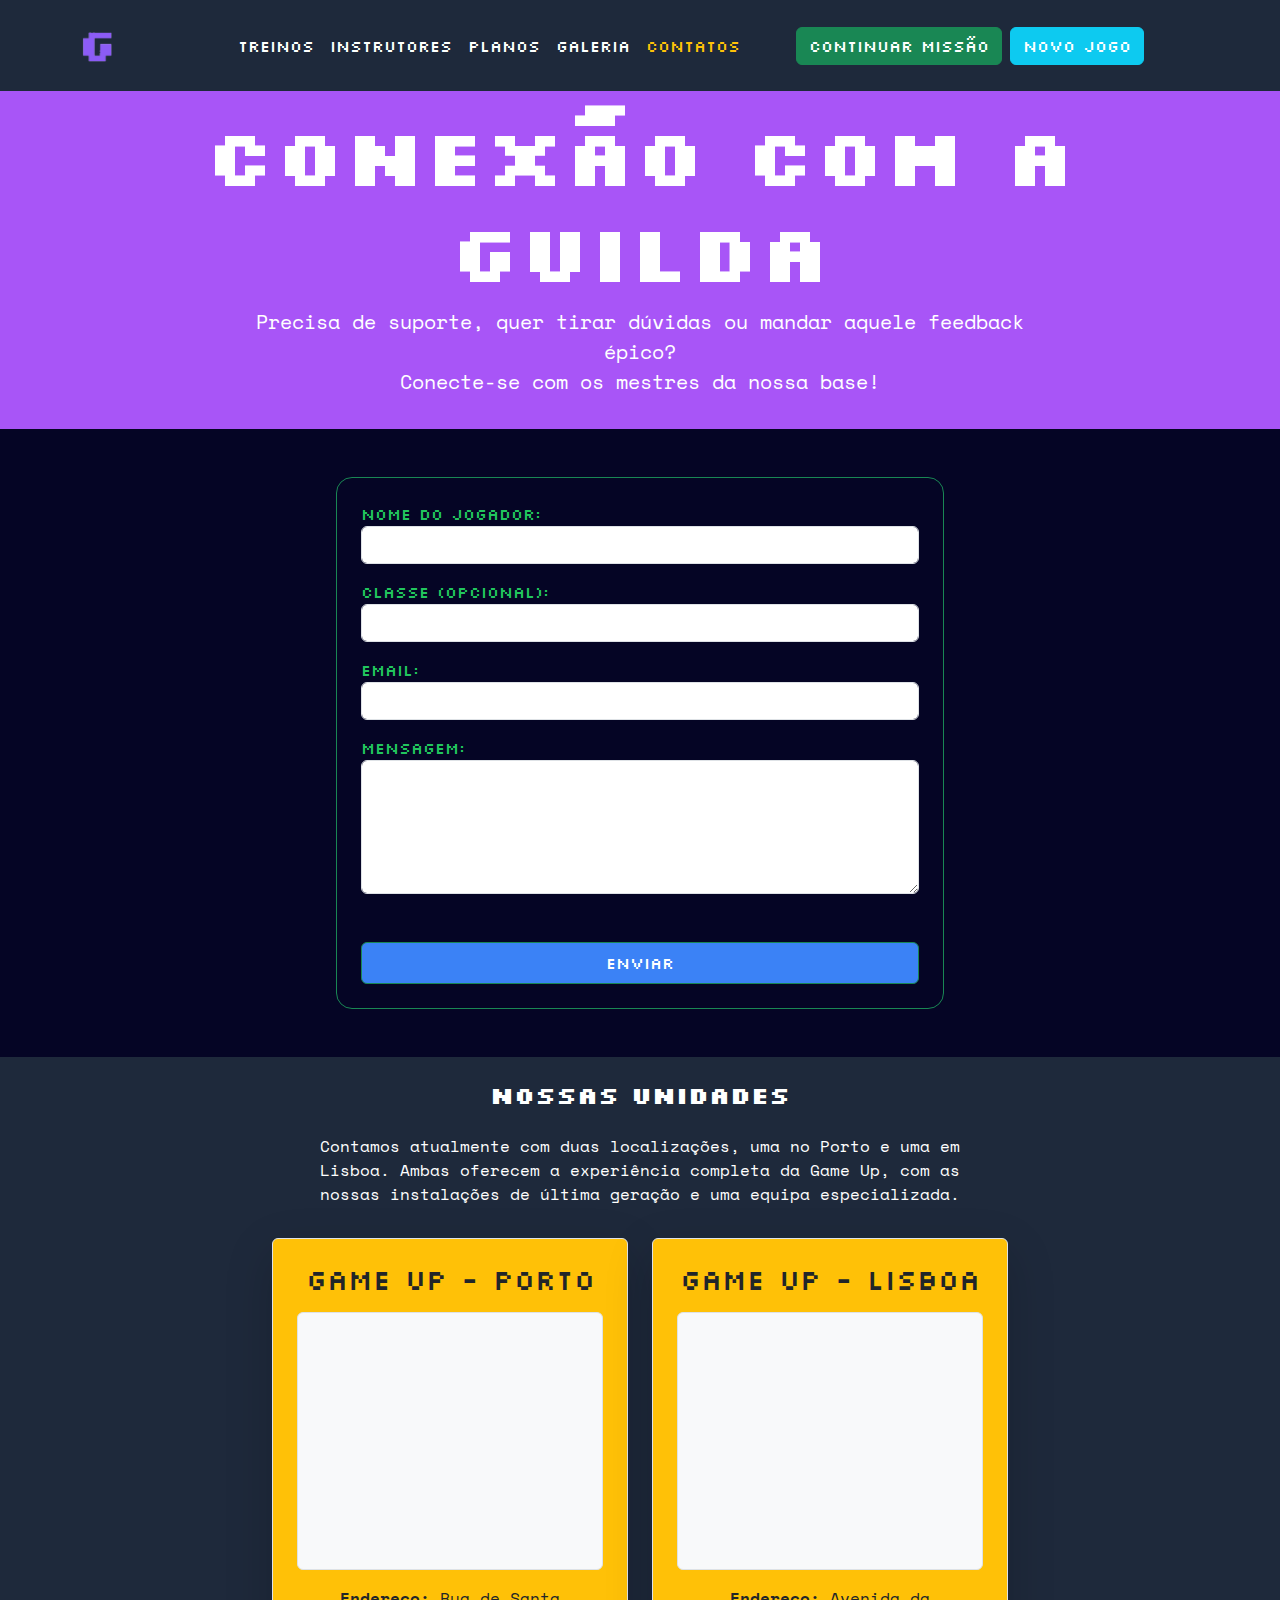
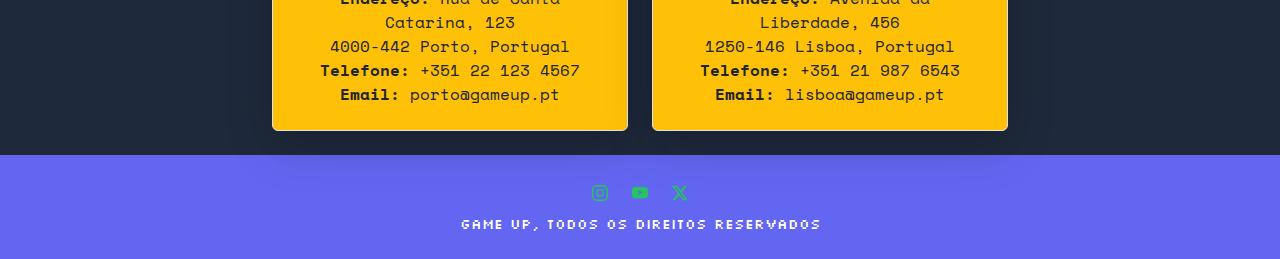
<file: html/contatos.html>
<!DOCTYPE html>
<html lang="pt-BR">

<head>
  <meta charset="UTF-8">
  <meta name="viewport" content="width=device-width, initial-scale=1.0">
  <title>Game Up - Contatos</title>
  <link rel="stylesheet" href="../assets/bootstrap/bootstrap.css">
  <link rel="stylesheet" href="../assets/bootstrap/custom.css">
  <link href="https://fonts.googleapis.com/css2?family=Silkscreen&family=Space+Mono&display=swap" rel="stylesheet">
</head>


<body>

  <!-- HEADER: nav, title and subtitle -->
  <nav class="navbar navbar-expand-lg bg-navy sticky-top">
    <div class="container py-3 gap-5">
      <a class="navbar-brand fw-bold" href="../html/index.html">
        <img src="../assets/images/logo.png" alt="Logo" height="30" class="zoom-effect">
      </a>

      <!-- Toggler button for collapse -->
      <button class="navbar-toggler text-white bg-success" type="button" data-bs-toggle="collapse"
        data-bs-target="#navbarContent" aria-controls="navbarContent" aria-expanded="false"
        aria-label="Toggle navigation">
        <span class="navbar-toggler-icon"></span>
      </button>

      <!-- Collapsible content -->
      <div class="collapse navbar-collapse justify-content-center align-items-center gap-5" id="navbarContent">
        <ul class="navbar-nav flex-lg-row flex-column text-center">
          <li class="nav-item zoom-effect">
            <a class="nav-link text-white" href="../html/treinos.html">TREINOS</a>
          </li>
          <li class="nav-item zoom-effect">
            <a class="nav-link text-white" href="../html/instrutores.html">INSTRUTORES</a>
          </li>
          <li class="nav-item zoom-effect">
            <a class="nav-link text-white" href="../html/planos.html">PLANOS</a>
          </li>
          <li class="nav-item zoom-effect">
            <a class="nav-link text-white" href="../html/galeria.html">GALERIA</a>
          </li>
          <li class="nav-item zoom-effect">
            <a class="nav-link text-warning" href="../html/contatos.html">CONTATOS</a>
          </li>
        </ul>

        <!-- Buttons -->
        <div class="d-flex gap-2 mt-3 mt-lg-0 justify-content-center align-items-center">
          <a href="../html/signin.html" class="btn btn-success text-white">Continuar Missão</a>
          <a href="../html/signup.html" class="btn btn-info text-white">Novo Jogo</a>
        </div>
      </div>
    </div>
  </nav>
  <header>
    <section class="position-relative text-white text-center">
      <div class="container-fluid d-flex flex-column justify-content-center align-items-center py-3 bg-purple">
        <h1 class="display-1 fw-bold">Conexão com a guilda</h1>
        <p class="lead font-monospace col-8">Precisa de suporte, quer tirar dúvidas ou mandar aquele feedback épico?<br>
          Conecte-se com os mestres da nossa base!</p>
      </div>
    </section>
  </header>

  <!-- MAIN: form -->
  <main class="flex-fill bg-dark-purple text-white">
    <div class="d-flex justify-content-center align-items-center">
      <div class="col-12 col-lg-6 px-3 py-5">
        <form class="p-4 rounded-4 text-green border border-success w-100">
          <fieldset>
            <legend class="visually-hidden">Formulário de Contato</legend>
            <div class="mb-3">
              <label for="name" class="form-label m-0">Nome do Jogador:</label>
              <input type="text" class="form-control font-monospace" id="name">
            </div>
            <div class="mb-3">
              <label for="classe" class="form-label m-0">Classe (opcional):</label>
              <input type="text" class="form-control font-monospace" id="classe">
            </div>
            <div class="mb-3">
              <label for="email" class="form-label m-0">Email:</label>
              <input type="email" class="form-control font-monospace" id="email" aria-describedby="emailHelp">
            </div>
            <div class="mb-5">
              <label for="formTextArea" class="form-label m-0">Mensagem:</label>
              <textarea class="form-control font-monospace" id="formTextArea" rows="5"></textarea>
            </div>
            <button type="button" class="btn btn-blue text-white rounded border border-success w-100 py-2"
              data-bs-toggle="modal" data-bs-target="#staticBackdrop">
              Enviar
            </button>
          </fieldset>
        </form>
      </div>
    </div>

    <!-- Modal "mensagem enviada" -->

    <div class="modal fade" id="staticBackdrop" data-bs-backdrop="static" data-bs-keyboard="false" tabindex="-1"
      aria-labelledby="staticBackdropLabel" aria-hidden="true">
      <div class="modal-dialog">
        <div class="modal-content bg-navy text-white">
          <div class="modal-header border-navy">
            <h5 class="modal-title" id="staticBackdropLabel">Mensagem Enviada</h5>
            <button type="button" class="btn-close" data-bs-dismiss="modal" aria-label="Close"></button>
          </div>
          <div class="modal-body border-navy">
            Sua mensagem foi enviada com sucesso!
          </div>
          <div class="modal-footer border-navy">
            <button type="button" class="btn btn-info" data-bs-dismiss="modal">Ok</button>
          </div>
        </div>
      </div>
    </div>

    <!-- ASIDE: Mapas Nossas Unidades -->
    <aside>
      <section class="bg-navy text-center text-white p-2">
        <h4 class="fw-bold p-3">Nossas Unidades</h4>

        <!-- Texto -->

        <div class="d-flex justify-content-center">
          <div class="col-12 col-md-8">
            <p class="col-10 font-monospace pb-3 text-center mx-auto">
              Contamos atualmente com duas localizações, uma no Porto e uma em Lisboa. Ambas oferecem a experiência
              completa da Game Up, com as nossas instalações de última geração e uma equipa especializada.
            </p>
          </div>
        </div>

        <!-- Mapas -->
        <div class="d-flex justify-content-center align-items-center pb-3">
          <div class="container">
            <div class="row g-4 justify-content-center">
              <div class="col-md-6 col-lg-5 col-xl-4">
                <div class="card shadow-lg border rounded bg-warning h-100">
                  <div class="card-body p-4">
                    <h3 class="card-title mb-3">Game Up - Porto</h3>
                    <figure class="bg-light border rounded mb-3 overflow-hidden">
                      <iframe
                        src="https://www.google.com/maps/embed?pb=!1m18!1m12!1m3!1d24251.770187857556!2d-8.610237782161737!3d41.15794538189667!2m3!1f0!2f0!3f0!3m2!1i1024!2i768!4f13.1!3m3!1m2!1s0xd24653e4b0b1839%3A0xa6f99a1cf1691f6e!2sPorto%2C%20Portugal!5e0!3m2!1sen!2sus!4v1700851528789!5m2!1sen!2sus"
                        width="100%" height="250" style="border:0;" allowfullscreen="" loading="lazy"></iframe>
                    </figure>
                    <address class="font-monospace mb-0">
                      <strong>Endereço:</strong> Rua de Santa Catarina, 123<br>
                      4000-442 Porto, Portugal<br>
                      <strong>Telefone:</strong> +351 22 123 4567<br>
                      <strong>Email:</strong> porto@gameup.pt
                    </address>
                  </div>
                </div>
              </div>

              <div class="col-md-6 col-lg-5 col-xl-4">
                <div class="card shadow-lg border rounded bg-warning h-100">
                  <div class="card-body p-4">
                    <h3 class="card-title mb-3">Game Up - Lisboa</h3>
                    <figure class="bg-light border rounded mb-3 overflow-hidden">
                      <iframe src="https://www.google.com/maps?q=Lisboa&output=embed" width="100%" height="250"
                        style="border:0;" allowfullscreen="" loading="lazy"></iframe>
                    </figure>
                    <address class="font-monospace mb-0">
                      <strong>Endereço:</strong> Avenida da Liberdade, 456<br>
                      1250-146 Lisboa, Portugal<br>
                      <strong>Telefone:</strong> +351 21 987 6543<br>
                      <strong>Email:</strong> lisboa@gameup.pt
                    </address>
                  </div>
                </div>
              </div>
            </div>
          </div>
        </div>
      </section>
    </aside>

    <!-- FOOTER -->
    <footer class="text-center py-4 bg-indigo">
      <div class="mb-2">
        <!-- ig -->
        <a href="https://www.instagram.com/" target="_blank" class="mx-2 text-green"><svg
            xmlns="http://www.w3.org/2000/svg" width="16" height="16" fill="currentColor" class="bi bi-instagram"
            viewBox="0 0 16 16">
            <path
              d="M8 0C5.829 0 5.556.01 4.703.048 3.85.088 3.269.222 2.76.42a3.9 3.9 0 0 0-1.417.923A3.9 3.9 0 0 0 .42 2.76C.222 3.268.087 3.85.048 4.7.01 5.555 0 5.827 0 8.001c0 2.172.01 2.444.048 3.297.04.852.174 1.433.372 1.942.205.526.478.972.923 1.417.444.445.89.719 1.416.923.51.198 1.09.333 1.942.372C5.555 15.99 5.827 16 8 16s2.444-.01 3.298-.048c.851-.04 1.434-.174 1.943-.372a3.9 3.9 0 0 0 1.416-.923c.445-.445.718-.891.923-1.417.197-.509.332-1.09.372-1.942C15.99 10.445 16 10.173 16 8s-.01-2.445-.048-3.299c-.04-.851-.175-1.433-.372-1.941a3.9 3.9 0 0 0-.923-1.417A3.9 3.9 0 0 0 13.24.42c-.51-.198-1.092-.333-1.943-.372C10.443.01 10.172 0 7.998 0zm-.717 1.442h.718c2.136 0 2.389.007 3.232.046.78.035 1.204.166 1.486.275.373.145.64.319.92.599s.453.546.598.92c.11.281.24.705.275 1.485.039.843.047 1.096.047 3.231s-.008 2.389-.047 3.232c-.035.78-.166 1.203-.275 1.485a2.5 2.5 0 0 1-.599.919c-.28.28-.546.453-.92.598-.28.11-.704.24-1.485.276-.843.038-1.096.047-3.232.047s-2.39-.009-3.233-.047c-.78-.036-1.203-.166-1.485-.276a2.5 2.5 0 0 1-.92-.598 2.5 2.5 0 0 1-.6-.92c-.109-.281-.24-.705-.275-1.485-.038-.843-.046-1.096-.046-3.233s.008-2.388.046-3.231c.036-.78.166-1.204.276-1.486.145-.373.319-.64.599-.92s.546-.453.92-.598c.282-.11.705-.24 1.485-.276.738-.034 1.024-.044 2.515-.045zm4.988 1.328a.96.96 0 1 0 0 1.92.96.96 0 0 0 0-1.92m-4.27 1.122a4.109 4.109 0 1 0 0 8.217 4.109 4.109 0 0 0 0-8.217m0 1.441a2.667 2.667 0 1 1 0 5.334 2.667 2.667 0 0 1 0-5.334" />
          </svg></a>

        <!-- yt -->
        <a href="https://www.youtube.com/" target="_blank" class="mx-2 text-green"><svg
            xmlns="http://www.w3.org/2000/svg" width="16" height="16" fill="currentColor" class="bi bi-youtube"
            viewBox="0 0 16 16">
            <path
              d="M8.051 1.999h.089c.822.003 4.987.033 6.11.335a2.01 2.01 0 0 1 1.415 1.42c.101.38.172.883.22 1.402l.01.104.022.26.008.104c.065.914.073 1.77.074 1.957v.075c-.001.194-.01 1.108-.082 2.06l-.008.105-.009.104c-.05.572-.124 1.14-.235 1.558a2.01 2.01 0 0 1-1.415 1.42c-1.16.312-5.569.334-6.18.335h-.142c-.309 0-1.587-.006-2.927-.052l-.17-.006-.087-.004-.171-.007-.171-.007c-1.11-.049-2.167-.128-2.654-.26a2.01 2.01 0 0 1-1.415-1.419c-.111-.417-.185-.986-.235-1.558L.09 9.82l-.008-.104A31 31 0 0 1 0 7.68v-.123c.002-.215.01-.958.064-1.778l.007-.103.003-.052.008-.104.022-.26.01-.104c.048-.519.119-1.023.22-1.402a2.01 2.01 0 0 1 1.415-1.42c.487-.13 1.544-.21 2.654-.26l.17-.007.172-.006.086-.003.171-.007A100 100 0 0 1 7.858 2zM6.4 5.209v4.818l4.157-2.408z" />
          </svg></a>
        <!-- x -->
        <a href="https://x.com/" target="_blank" class="mx-2 text-green"><svg xmlns="http://www.w3.org/2000/svg"
            width="16" height="16" fill="currentColor" class="bi bi-twitter-x" viewBox="0 0 16 16">
            <path
              d="M12.6.75h2.454l-5.36 6.142L16 15.25h-4.937l-3.867-5.07-4.425 5.07H.316l5.733-6.57L0 .75h5.063l3.495 4.633L12.601.75Zm-.86 13.028h1.36L4.323 2.145H2.865z" />
          </svg></a>
      </div>
      <small class="text-white">Game Up, Todos os direitos reservados</small>
    </footer>

    <script src="https://cdn.jsdelivr.net/npm/bootstrap@5.3.5/dist/js/bootstrap.bundle.min.js"
      integrity="sha384-k6d4wzSIapyDyv1kpU366/PK5hCdSbCRGRCMv+eplOQJWyd1fbcAu9OCUj5zNLiq"
      crossorigin="anonymous"></script>

    <script src="../javascript/script.js"></script>

</body>

</html>
</file>
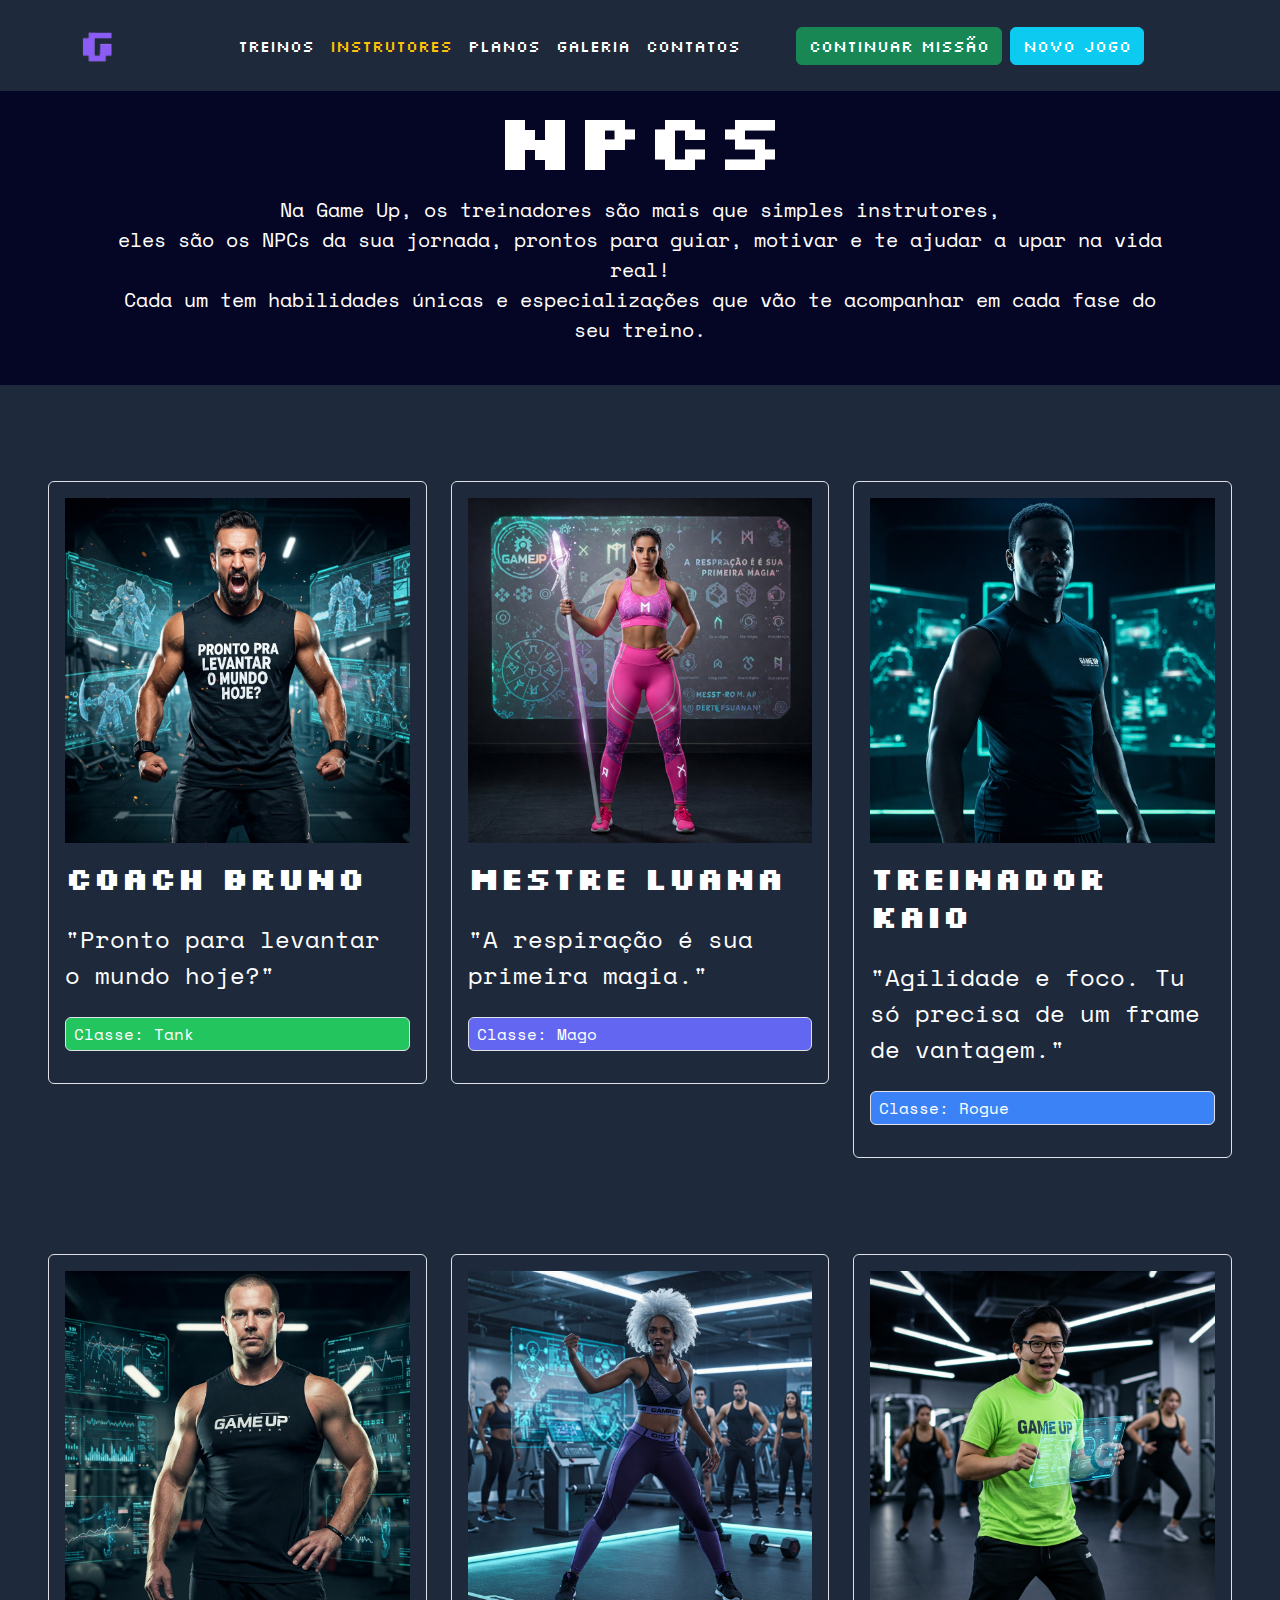
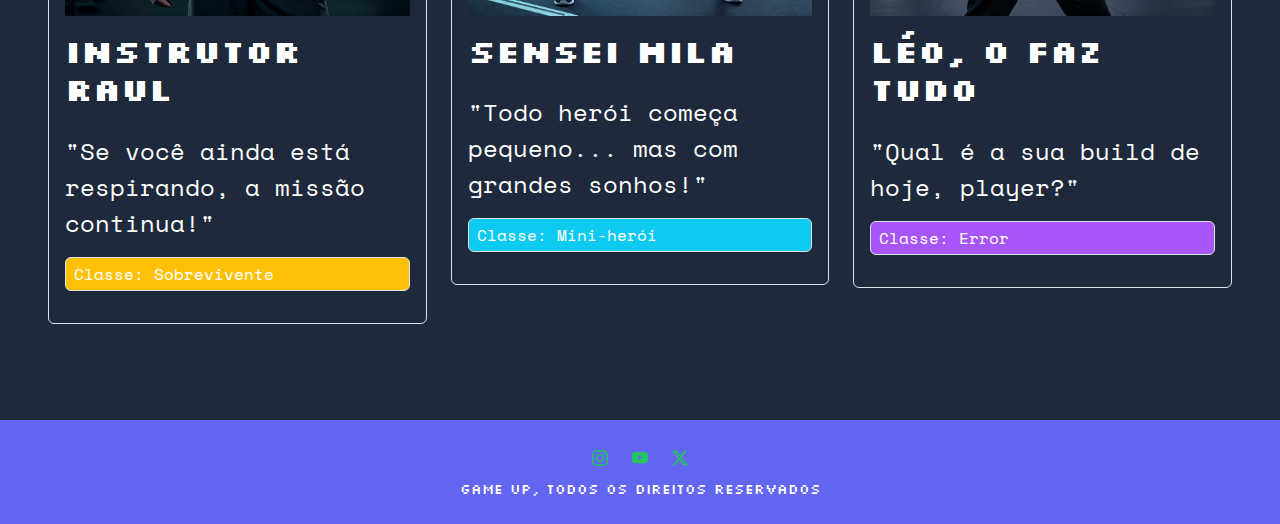
<file: html/instrutores.html>
<!DOCTYPE html>
<html lang="pt-BR">

<head>
    <meta charset="UTF-8">
    <meta name="viewport" content="width=device-width, initial-scale=1.0">
    <title>Game Up - Instrutores</title>
    <link rel="stylesheet" href="../assets/bootstrap/bootstrap.css">
    <link rel="stylesheet" href="../assets/bootstrap/custom.css">
    <link href="https://fonts.googleapis.com/css2?family=Silkscreen&family=Space+Mono&display=swap" rel="stylesheet">
</head>


<body class="d-flex flex-column">
    <!-- HEADER: nav, title and subtitle -->
    <nav class="navbar navbar-expand-lg bg-navy sticky-top">
        <div class="container py-3 gap-5">
            <a class="navbar-brand fw-bold" href="../html/index.html">
                <img src="../assets/images/logo.png" alt="Logo" height="30" class="zoom-effect">
            </a>

            <!-- Toggler button for collapse -->
            <button class="navbar-toggler text-white bg-success" type="button" data-bs-toggle="collapse"
                data-bs-target="#navbarContent" aria-controls="navbarContent" aria-expanded="false"
                aria-label="Toggle navigation">
                <span class="navbar-toggler-icon"></span>
            </button>

            <!-- Collapsible content -->
            <div class="collapse navbar-collapse justify-content-center align-items-center gap-5" id="navbarContent">
                <ul class="navbar-nav flex-lg-row flex-column text-center">
                    <li class="nav-item zoom-effect">
                        <a class="nav-link text-white" href="../html/treinos.html">TREINOS</a>
                    </li>
                    <li class="nav-item zoom-effect">
                        <a class="nav-link text-warning" href="../html/instrutores.html">INSTRUTORES</a>
                    </li>
                    <li class="nav-item zoom-effect">
                        <a class="nav-link text-white" href="../html/planos.html">PLANOS</a>
                    </li>
                    <li class="nav-item zoom-effect">
                        <a class="nav-link text-white" href="../html/galeria.html">GALERIA</a>
                    </li>
                    <li class="nav-item zoom-effect">
                        <a class="nav-link text-white" href="../html/contatos.html">CONTATOS</a>
                    </li>
                </ul>

                <!-- Buttons -->
                <div class="d-flex gap-2 mt-3 mt-lg-0 justify-content-center align-items-center">
                    <a href="../html/signin.html" class="btn btn-success text-white">Continuar Missão</a>
                    <a href="../html/signup.html" class="btn btn-info text-white">Novo Jogo</a>
                </div>
            </div>
        </div>
    </nav>
    <header>
        <section class="position-relative text-white text-center bg-dark-purple">
            <div class="container-fluid d-flex flex-column justify-content-center align-items-center">
                <h1 class="display-1 fw-bold">NPCS</h1>
                <p class="lead font-monospace col-10 pb-4">Na Game Up, os treinadores são mais que simples instrutores,
                    <br> eles são os NPCs da sua jornada, prontos para guiar, motivar e te ajudar a upar na vida real!
                    <br> Cada um tem habilidades únicas e especializações que vão te acompanhar em cada fase do seu
                    treino.
                </p>
            </div>
        </section>
    </header>


    <!-- MAIN: Section Perfis Instrutores -->
    <main>
        <section class="container-fluid p-5 bg-navy text-white">


            <div class="row g-6">

                <!-- Instrutor 1 - Bruno -->

                <div class="col-12 col-md-4 py-5 zoom-effect" data-bs-toggle="modal" data-bs-target="#bioBruno"
                    data-instrutor-nome="Coach Bruno" data-instrutor-imagem="../assets/images/instrutor_Bruno.jpg"
                    data-instrutor-bio="Coach Bruno é especialista em força e musculação, com anos de experiência em ajudar pessoas a atingirem seus objetivos de 'Tank'. Sua abordagem motivacional e focada em resultados o torna um dos instrutores mais procurados da Game Up. Ele acredita que todos têm um 'Tank' interior esperando para ser libertado!">
                    <div class="border p-3 rounded" style="cursor: pointer;">
                        <img src="../assets/images/instrutor_Bruno.jpg" class="img-fluid mb-2" alt="instrutor Bruno">
                        <h5 class="fs-2 fw-bold py-2">Coach Bruno</h5>
                        <p class="font-monospace fs-4 py-2">"Pronto para levantar o mundo hoje?"</p>
                        <p class="font-monospace fs-6 bg-green py-1 px-2 border rounded overflow-hidden">Classe: Tank
                        </p>
                    </div>
                </div>

                <div class="modal fade" id="bioBruno" tabindex="-1" aria-labelledby="bioBrunoLabel" aria-hidden="true">
                    <div class="modal-dialog modal-dialog-centered modal-lg">
                        <div class="modal-content bg-navy text-white">
                            <div class="modal-header bg-green text-white border-green">
                                <h5 class="modal-title" id="bioBrunoLabel">Coach Bruno</h5>
                                <button type="button" class="btn-close btn-close-white" data-bs-dismiss="modal"
                                    aria-label="Close"></button>
                            </div>
                            <div class="modal-body d-flex flex-column flex-lg-row align-items-center gap-3">
                                <img src="../assets/images/instrutor_Bruno.jpg" alt="Foto de perfil de Bruno"
                                    class="img-thumbnail rounded-circle" style="max-width: 150px;">
                                <p class="font-monospace fs-6">Coach Bruno é especialista em força e musculação, com
                                    anos de experiência em ajudar pessoas a atingirem seus objetivos de 'Tank'. Sua
                                    abordagem motivacional e focada em resultados o torna um dos instrutores mais
                                    procurados da Game Up. Ele acredita que todos têm um 'Tank' interior esperando para
                                    ser libertado!</p>
                            </div>
                        </div>
                    </div>
                </div>

                <!-- Instrutor 2 - Luana -->
                <div class="col-12 col-md-4 py-5 zoom-effect" data-bs-toggle="modal" data-bs-target="#bioLuana"
                    data-instrutor-nome="Mestre Luana" data-instrutor-imagem="../assets/images/instrutor_Luana.jpg"
                    data-instrutor-bio="Mestre Luana é a personificação da calma e do equilíbrio na Game Up. Especialista em Yoga e técnicas de flexibilidade, ela guia seus alunos em uma jornada de autoconhecimento através do movimento e da respiração. Sua abordagem holística visa fortalecer o corpo e a mente, desbloqueando o potencial mágico interior de cada um.">
                    <div class="border p-3 rounded" style="cursor: pointer;">
                        <img src="../assets/images/instrutora_Luana.jpg" class="img-fluid mb-2" alt="instrutora Luana">
                        <h5 class="fs-2 fw-bold py-2">Mestre Luana</h5>
                        <p class="font-monospace fs-4 py-2">"A respiração é sua primeira magia."</p>
                        <p class="font-monospace fs-6 bg-indigo py-1 px-2 border rounded overflow-hidden">Classe: Mago
                        </p>
                    </div>
                </div>

                <div class="modal fade" id="bioLuana" tabindex="-1" aria-labelledby="bioLuanaLabel" aria-hidden="true">
                    <div class="modal-dialog modal-dialog-centered modal-lg">
                        <div class="modal-content bg-navy text-white">
                            <div class="modal-header bg-indigo text-white border-indigo">
                                <h5 class="modal-title" id="bioLuanaLabel">Mestre Luana</h5>
                                <button type="button" class="btn-close btn-close-white" data-bs-dismiss="modal"
                                    aria-label="Close"></button>
                            </div>
                            <div class="modal-body d-flex flex-column flex-lg-row align-items-center gap-3">
                                <img src="../assets/images/instrutora_Luana.jpg" alt="Foto de perfil de Luana"
                                    class="img-thumbnail rounded-circle" style="max-width: 150px;">
                                <p class="font-monospace fs-6">Mestre Luana é a personificação da calma e do equilíbrio
                                    na Game Up. Especialista em Yoga e técnicas de flexibilidade, ela guia seus alunos
                                    em uma jornada de autoconhecimento através do movimento e da respiração. Sua
                                    abordagem holística visa fortalecer o corpo e a mente, desbloqueando o potencial
                                    mágico interior de cada um.</p>
                            </div>
                        </div>
                    </div>
                </div>

                <!-- Instrutor 3 - Kaio -->
                <div class="col-12 col-md-4 py-5 zoom-effect" data-bs-toggle="modal" data-bs-target="#bioKaio"
                    data-instrutor-nome="Treinador Kaio" data-instrutor-imagem="../assets/images/instrutor_Kaio.jpg"
                    data-instrutor-bio="Treinador Kaio traz a perícia e a precisão dos 'Rogues' para a Game Up. Com foco em treinos funcionais e de agilidade, ele desafia seus alunos a superarem seus limites com movimentos rápidos e estratégicos. Sua paixão por otimizar o desempenho garante que cada treino seja uma oportunidade para ganhar aquela 'frame de vantagem' na vida.">
                    <div class="border p-3 rounded" style="cursor: pointer;">
                        <img src="../assets/images/instrutor_Kaio.jpg" class="img-fluid mb-2" alt="instrutor Kaio">
                        <h5 class="fs-2 fw-bold py-2">Treinador Kaio</h5>
                        <p class="font-monospace fs-4 py-2">"Agilidade e foco. Tu só precisa de um frame de vantagem."
                        </p>
                        <p class="font-monospace fs-6 bg-blue py-1 px-2 border rounded overflow-hidden">Classe: Rogue
                        </p>
                    </div>
                </div>

                <div class="modal fade" id="bioKaio" tabindex="-1" aria-labelledby="bioKaioLabel" aria-hidden="true">
                    <div class="modal-dialog modal-dialog-centered modal-lg">
                        <div class="modal-content bg-navy text-white">
                            <div class="modal-header bg-blue text-white border-blue">
                                <h5 class="modal-title" id="bioKaioLabel">Treinador Kaio</h5>
                                <button type="button" class="btn-close btn-close-white" data-bs-dismiss="modal"
                                    aria-label="Close"></button>
                            </div>
                            <div class="modal-body d-flex flex-column flex-lg-row align-items-center gap-3">
                                <img src="../assets/images/instrutor_Kaio.jpg" alt="Foto de perfil de Kaio"
                                    class="img-thumbnail rounded-circle" style="max-width: 150px;">
                                <p class="font-monospace fs-6">Treinador Kaio traz a perícia e a precisão dos 'Rogues'
                                    para a Game Up. Com foco em treinos funcionais e de agilidade, ele desafia seus
                                    alunos a superarem seus limites com movimentos rápidos e estratégicos. Sua paixão
                                    por otimizar o desempenho garante que cada treino seja uma oportunidade para ganhar
                                    aquela 'frame de vantagem' na vida.</p>
                            </div>
                        </div>
                    </div>
                </div>

            </div>

            <div class="row g-6">

                <!-- Instrutor 4 - Raul -->
                <div class="col-12 col-md-4 py-5 zoom-effect" data-bs-toggle="modal" data-bs-target="#bioRaul"
                    data-instrutor-nome="Instrutor Raul" data-instrutor-imagem="../assets/images/instrutor_Raul.jpg"
                    data-instrutor-bio="Instrutor Raul é o mestre da resiliência na Game Up. Especializado em treinos de alta intensidade e resistência ('Sobrevivente'), ele inspira seus alunos a nunca desistirem, mesmo quando a missão parece impossível. Sua motivação incansável e sua crença no potencial humano fazem dele um guia essencial para quem busca superar seus limites.">
                    <div class="border p-3 rounded" style="cursor: pointer;">
                        <img src="../assets/images/instrutor_Raul.jpg" class="img-fluid mb-2" alt="instrutor Raul">
                        <h5 class="fs-2 fw-bold py-2">Instrutor Raul</h5>
                        <p class="font-monospace fs-4 pt-2">"Se você ainda está respirando, a missão continua!"</p>
                        <p class="font-monospace fs-6 bg-warning py-1 px-2 border rounded overflow-hidden">Classe:
                            Sobrevivente</p>
                    </div>
                </div>

                <div class="modal fade" id="bioRaul" tabindex="-1" aria-labelledby="bioRaulLabel" aria-hidden="true">
                    <div class="modal-dialog modal-dialog-centered modal-lg">
                        <div class="modal-content bg-navy text-white">
                            <div class="modal-header bg-warning text-white border-warning">
                                <h5 class="modal-title" id="bioRaulLabel">Instrutor Raul</h5>
                                <button type="button" class="btn-close" data-bs-dismiss="modal"
                                    aria-label="Close"></button>
                            </div>
                            <div class="modal-body d-flex flex-column flex-lg-row align-items-center gap-3">
                                <img src="../assets/images/instrutor_Raul.jpg" alt="Foto de perfil de Raul"
                                    class="img-thumbnail rounded-circle" style="max-width: 150px;">
                                <p class="font-monospace fs-6">Instrutor Raul é o mestre da resiliência na Game Up.
                                    Especializado em treinos de alta intensidade e resistência ('Sobrevivente'), ele
                                    inspira seus alunos a nunca desistirem, mesmo quando a missão parece impossível. Sua
                                    motivação incansável e sua crença no potencial humano fazem dele um guia essencial
                                    para quem busca superar seus limites.</p>
                            </div>
                        </div>
                    </div>
                </div>

                <!-- Instrutor 5 - Mila -->
                <div class="col-12 col-md-4 py-5 zoom-effect" data-bs-toggle="modal" data-bs-target="#bioMila"
                    data-instrutor-nome="Sensei Mila" data-instrutor-imagem="../assets/images/instrutor_Mila.jpg"
                    data-instrutor-bio="Sensei Mila é a guia dos 'Mini-Heróis' na Game Up. Com uma paixão por inspirar os mais jovens, ela desenvolve treinos divertidos e educativos que cultivam a força, a coordenação e a autoconfiança desde cedo. Sua abordagem lúdica e encorajadora transforma cada sessão em uma aventura para despertar o herói interior.">
                    <div class="border p-3 rounded" style="cursor: pointer;">
                        <img src="../assets/images/instrutora_Mila.jpg" class="img-fluid mb-2" alt="instrutora Mila">
                        <h5 class="fs-2 fw-bold py-2">Sensei Mila</h5>
                        <p class="font-monospace fs-4 pt-2">"Todo herói começa pequeno... mas com grandes sonhos!"</p>
                        <p class="font-monospace fs-6 bg-info py-1 px-2 border rounded overflow-hidden">Classe:
                            Mini-herói</p>
                    </div>
                </div>

                <div class="modal fade" id="bioMila" tabindex="-1" aria-labelledby="bioMilaLabel" aria-hidden="true">
                    <div class="modal-dialog modal-dialog-centered modal-lg">
                        <div class="modal-content bg-navy text-white">
                            <div class="modal-header bg-info text-white border-info">
                                <h5 class="modal-title" id="bioMilaLabel">Sensei Mila</h5>
                                <button type="button" class="btn-close btn-close-white" data-bs-dismiss="modal"
                                    aria-label="Close"></button>
                            </div>
                            <div class="modal-body d-flex flex-column flex-lg-row align-items-center gap-3">
                                <img src="../assets/images/instrutora_Mila.jpg" alt="Foto de perfil de Mila"
                                    class="img-thumbnail rounded-circle" style="max-width: 150px;">
                                <p class="font-monospace fs-6">Sensei Mila é a guia dos 'Mini-Heróis' na Game Up. Com
                                    uma paixão por inspirar os mais jovens, ela desenvolve treinos divertidos e
                                    educativos que cultivam a força, a coordenação e a autoconfiança desde cedo. Sua
                                    abordagem lúdica e encorajadora transforma cada sessão em uma aventura para
                                    despertar o herói interior.</p>
                            </div>
                        </div>
                    </div>
                </div>

                <!-- Instrutor 6 - Léo -->
                <div class="col-12 col-md-4 py-5 zoom-effect" data-bs-toggle="modal" data-bs-target="#bioLeo"
                    data-instrutor-nome="Léo, o faz tudo" data-instrutor-imagem="../assets/images/instrutor_Leo.jpg"
                    data-instrutor-bio="Léo, o faz tudo, é o curinga da Game Up. Transitando por diversas modalidades com maestria, ele adapta seus treinos às necessidades e objetivos de cada 'player'. Sua versatilidade e conhecimento abrangente o tornam um recurso valioso para quem busca uma abordagem personalizada e eficaz para alcançar seus melhores resultados.">
                    <div class="border p-3 rounded" style="cursor: pointer;">
                        <img src="../assets/images/instrutor_Leo.jpg" class="img-fluid mb-2" alt="Sobrevivente">
                        <h5 class="fs-2 fw-bold py-2">Léo, o faz tudo</h5>
                        <p class="font-monospace fs-4 pt-2">"Qual é a sua build de hoje, player?"</p>
                        <p class="font-monospace fs-6 bg-purple py-1 px-2 border rounded overflow-hidden">Classe: Error
                        </p>
                    </div>
                </div>

                <div class="modal fade" id="bioLeo" tabindex="-1" aria-labelledby="bioLeoLabel" aria-hidden="true">
                    <div class="modal-dialog modal-dialog-centered modal-lg">
                        <div class="modal-content bg-navy text-white">
                            <div class="modal-header bg-purple text-white border-purple">
                                <h5 class="modal-title" id="bioLeoLabel">Léo, o faz tudo</h5>
                                <button type="button" class="btn-close btn-close-white" data-bs-dismiss="modal"
                                    aria-label="Close"></button>
                            </div>
                            <div class="modal-body d-flex flex-column flex-lg-row align-items-center gap-3">
                                <img src="../assets/images/instrutor_Leo.jpg" alt="Foto de perfil de Léo"
                                    class="img-thumbnail rounded-circle" style="max-width: 150px;">
                                <p class="font-monospace fs-6">Léo, o faz tudo, é o curinga da Game Up. Transitando por
                                    diversas modalidades com maestria, ele adapta seus treinos às necessidades e
                                    objetivos de cada 'player'. Sua versatilidade e conhecimento abrangente o tornam um
                                    recurso valioso para quem busca uma abordagem personalizada e eficaz para alcançar
                                    seus melhores resultados.</p>
                            </div>
                        </div>
                    </div>
                </div>
            </div>

        </section>
    </main>

    <!-- FOOTER -->
    <footer class="text-center py-4 bg-indigo">
        <div class="mb-2">
            <!-- ig -->
            <a href="https://www.instagram.com/" target="_blank" class="mx-2 text-green"><svg
                    xmlns="http://www.w3.org/2000/svg" width="16" height="16" fill="currentColor"
                    class="bi bi-instagram" viewBox="0 0 16 16">
                    <path
                        d="M8 0C5.829 0 5.556.01 4.703.048 3.85.088 3.269.222 2.76.42a3.9 3.9 0 0 0-1.417.923A3.9 3.9 0 0 0 .42 2.76C.222 3.268.087 3.85.048 4.7.01 5.555 0 5.827 0 8.001c0 2.172.01 2.444.048 3.297.04.852.174 1.433.372 1.942.205.526.478.972.923 1.417.444.445.89.719 1.416.923.51.198 1.09.333 1.942.372C5.555 15.99 5.827 16 8 16s2.444-.01 3.298-.048c.851-.04 1.434-.174 1.943-.372a3.9 3.9 0 0 0 1.416-.923c.445-.445.718-.891.923-1.417.197-.509.332-1.09.372-1.942C15.99 10.445 16 10.173 16 8s-.01-2.445-.048-3.299c-.04-.851-.175-1.433-.372-1.941a3.9 3.9 0 0 0-.923-1.417A3.9 3.9 0 0 0 13.24.42c-.51-.198-1.092-.333-1.943-.372C10.443.01 10.172 0 7.998 0zm-.717 1.442h.718c2.136 0 2.389.007 3.232.046.78.035 1.204.166 1.486.275.373.145.64.319.92.599s.453.546.598.92c.11.281.24.705.275 1.485.039.843.047 1.096.047 3.231s-.008 2.389-.047 3.232c-.035.78-.166 1.203-.275 1.485a2.5 2.5 0 0 1-.599.919c-.28.28-.546.453-.92.598-.28.11-.704.24-1.485.276-.843.038-1.096.047-3.232.047s-2.39-.009-3.233-.047c-.78-.036-1.203-.166-1.485-.276a2.5 2.5 0 0 1-.92-.598 2.5 2.5 0 0 1-.6-.92c-.109-.281-.24-.705-.275-1.485-.038-.843-.046-1.096-.046-3.233s.008-2.388.046-3.231c.036-.78.166-1.204.276-1.486.145-.373.319-.64.599-.92s.546-.453.92-.598c.282-.11.705-.24 1.485-.276.738-.034 1.024-.044 2.515-.045zm4.988 1.328a.96.96 0 1 0 0 1.92.96.96 0 0 0 0-1.92m-4.27 1.122a4.109 4.109 0 1 0 0 8.217 4.109 4.109 0 0 0 0-8.217m0 1.441a2.667 2.667 0 1 1 0 5.334 2.667 2.667 0 0 1 0-5.334" />
                </svg></a>

            <!-- yt -->
            <a href="https://www.youtube.com/" target="_blank" class="mx-2 text-green"><svg
                    xmlns="http://www.w3.org/2000/svg" width="16" height="16" fill="currentColor" class="bi bi-youtube"
                    viewBox="0 0 16 16">
                    <path
                        d="M8.051 1.999h.089c.822.003 4.987.033 6.11.335a2.01 2.01 0 0 1 1.415 1.42c.101.38.172.883.22 1.402l.01.104.022.26.008.104c.065.914.073 1.77.074 1.957v.075c-.001.194-.01 1.108-.082 2.06l-.008.105-.009.104c-.05.572-.124 1.14-.235 1.558a2.01 2.01 0 0 1-1.415 1.42c-1.16.312-5.569.334-6.18.335h-.142c-.309 0-1.587-.006-2.927-.052l-.17-.006-.087-.004-.171-.007-.171-.007c-1.11-.049-2.167-.128-2.654-.26a2.01 2.01 0 0 1-1.415-1.419c-.111-.417-.185-.986-.235-1.558L.09 9.82l-.008-.104A31 31 0 0 1 0 7.68v-.123c.002-.215.01-.958.064-1.778l.007-.103.003-.052.008-.104.022-.26.01-.104c.048-.519.119-1.023.22-1.402a2.01 2.01 0 0 1 1.415-1.42c.487-.13 1.544-.21 2.654-.26l.17-.007.172-.006.086-.003.171-.007A100 100 0 0 1 7.858 2zM6.4 5.209v4.818l4.157-2.408z" />
                </svg></a>
            <!-- x -->
            <a href="https://x.com/" target="_blank" class="mx-2 text-green"><svg xmlns="http://www.w3.org/2000/svg"
                    width="16" height="16" fill="currentColor" class="bi bi-twitter-x" viewBox="0 0 16 16">
                    <path
                        d="M12.6.75h2.454l-5.36 6.142L16 15.25h-4.937l-3.867-5.07-4.425 5.07H.316l5.733-6.57L0 .75h5.063l3.495 4.633L12.601.75Zm-.86 13.028h1.36L4.323 2.145H2.865z" />
                </svg></a>
        </div>
        <small class="text-white">Game Up, Todos os direitos reservados</small>
    </footer>

    <script src="https://cdn.jsdelivr.net/npm/bootstrap@5.3.5/dist/js/bootstrap.bundle.min.js"
        integrity="sha384-k6d4wzSIapyDyv1kpU366/PK5hCdSbCRGRCMv+eplOQJWyd1fbcAu9OCUj5zNLiq"
        crossorigin="anonymous"></script>

    <script src="../javascript/script.js"></script>
</body>

</html>
</file>
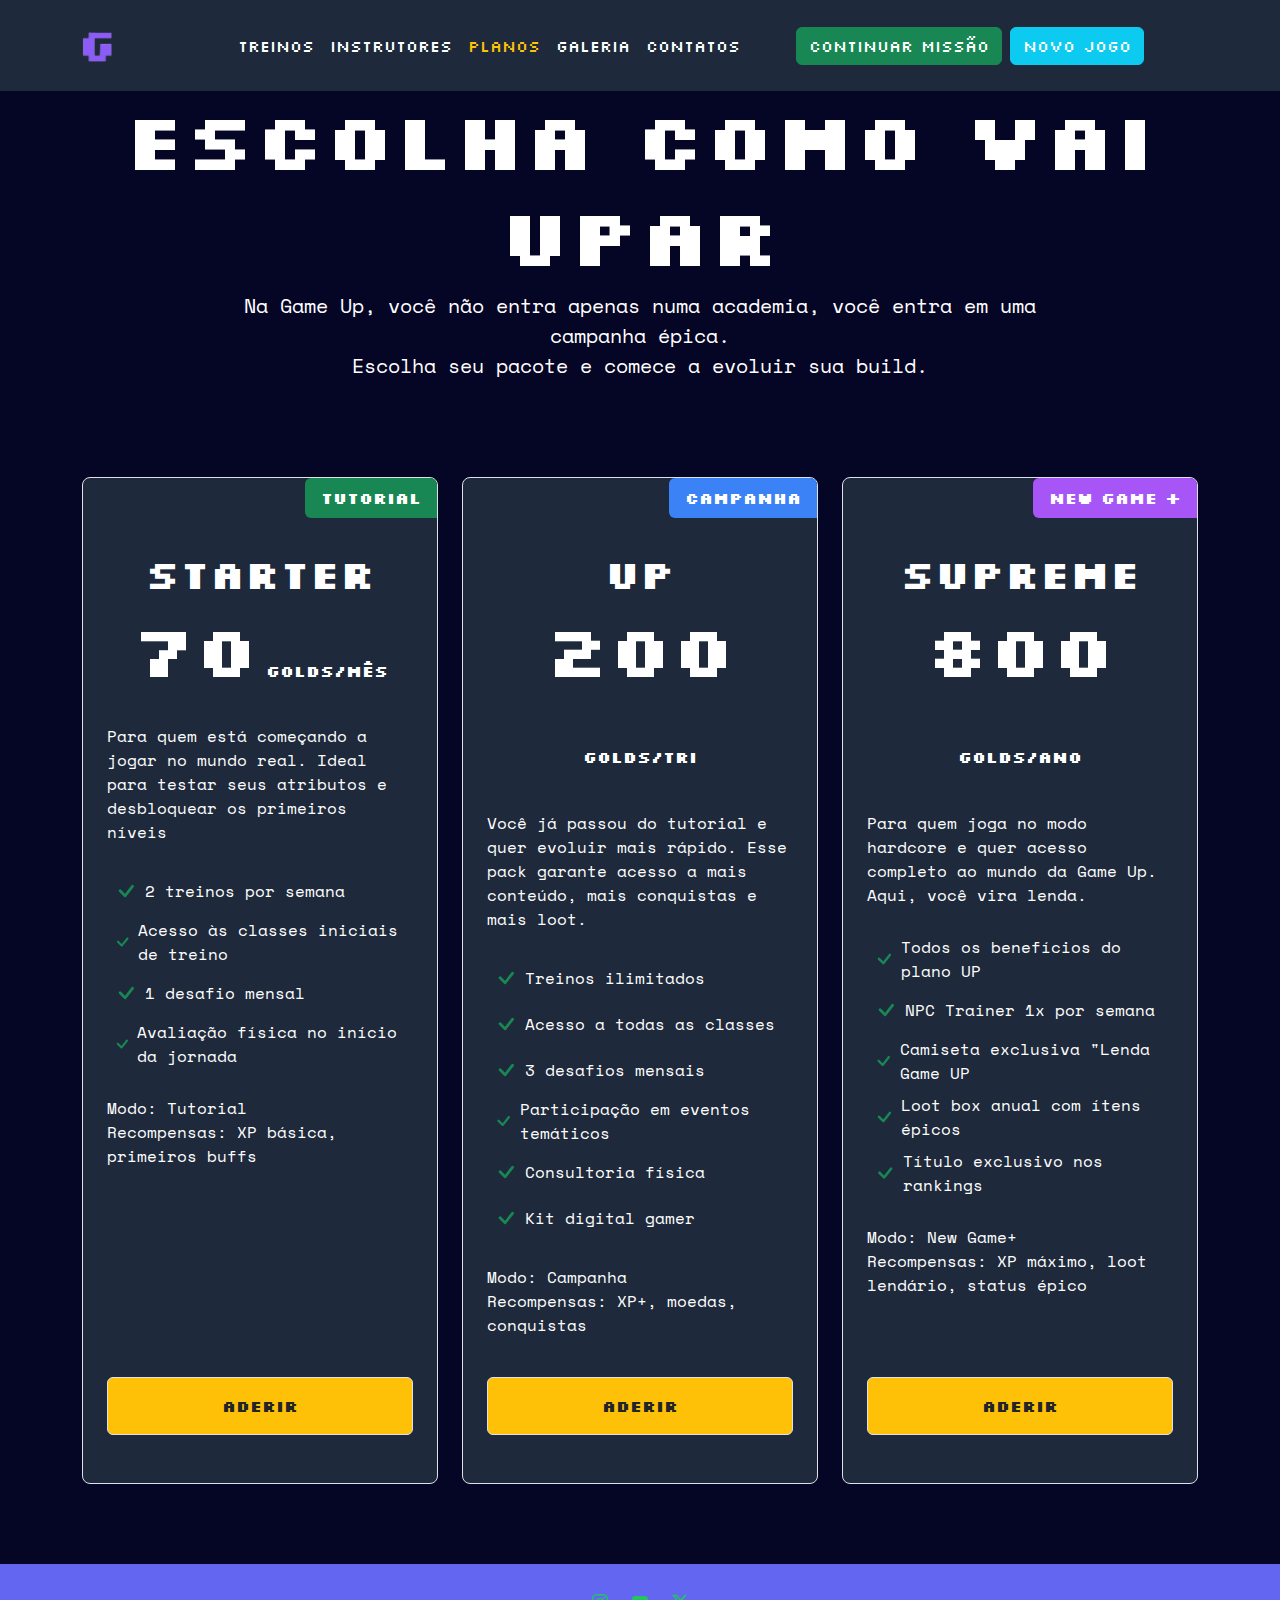
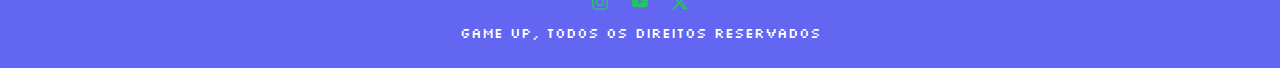
<file: html/planos.html>
<!DOCTYPE html>
<html lang="pt-BR">

<head>
  <meta charset="UTF-8">
  <meta name="viewport" content="width=device-width, initial-scale=1.0">
  <title>Game Up - Planos</title>
  <link rel="stylesheet" href="../assets/bootstrap/bootstrap.css">
  <link rel="stylesheet" href="../assets/bootstrap/custom.css">
  <link href="https://fonts.googleapis.com/css2?family=Silkscreen&family=Space+Mono&display=swap" rel="stylesheet">
</head>

<body class="d-flex flex-column min-vh-100">


  <!-- HEADER: nav, title and subtitle -->
  <nav class="navbar navbar-expand-lg bg-navy sticky-top">
    <div class="container py-3 gap-5">
      <a class="navbar-brand fw-bold" href="../html/index.html">
        <img src="../assets/images/logo.png" alt="Logo" height="30" class="zoom-effect">
      </a>

      <!-- Toggler button for collapse -->
      <button class="navbar-toggler text-white bg-success" type="button" data-bs-toggle="collapse"
        data-bs-target="#navbarContent" aria-controls="navbarContent" aria-expanded="false"
        aria-label="Toggle navigation">
        <span class="navbar-toggler-icon"></span>
      </button>

      <!-- Collapsible content -->
      <div class="collapse navbar-collapse justify-content-center align-items-center gap-5" id="navbarContent">
        <ul class="navbar-nav flex-lg-row flex-column text-center">
          <li class="nav-item zoom-effect">
            <a class="nav-link text-white" href="../html/treinos.html">TREINOS</a>
          </li>
          <li class="nav-item zoom-effect">
            <a class="nav-link text-white" href="../html/instrutores.html">INSTRUTORES</a>
          </li>
          <li class="nav-item zoom-effect">
            <a class="nav-link text-warning" href="../html/planos.html">PLANOS</a>
          </li>
          <li class="nav-item zoom-effect">
            <a class="nav-link text-white" href="../html/galeria.html">GALERIA</a>
          </li>
          <li class="nav-item zoom-effect">
            <a class="nav-link text-white" href="../html/contatos.html">CONTATOS</a>
          </li>
        </ul>

        <!-- Buttons -->
        <div class="d-flex gap-2 mt-3 mt-lg-0 justify-content-center align-items-center">
          <a href="../html/signin.html" class="btn btn-success text-white">Continuar Missão</a>
          <a href="../html/signup.html" class="btn btn-info text-white">Novo Jogo</a>
        </div>
      </div>
    </div>
  </nav>
  <header>
    <section class="position-relative bg-dark-purple text-white text-center">
      <div class="container-fluid d-flex flex-column justify-content-center align-items-center">
        <h1 class="display-1 fw-bold">Escolha como vai upar</h1>
        <p class="lead font-monospace col-8">Na Game Up, você não entra apenas numa academia, você entra em uma campanha
          épica.<br>Escolha seu pacote e comece a evoluir sua build.</p>
      </div>
    </section>
  </header>

  <!-- MAIN: Planos -->
  <main class="flex-fill bg-dark-purple text-white py-5">

    <!-- ------ Cards Section ------ -->

    <section class="container py-2 my-4">
      <div class="row row-cols-1 row-cols-md-2 row-cols-lg-3 g-4">

        <!-- Card 1 -->

        <div class="col zoom-effect">
          <div class="card border bg-navy text-white rounded-3 overflow-hidden h-100">
            <div
              class="py-2 px-3 text-center fw-bold fs-sm position-absolute top-0 end-0 rounded-start lh-base bg-success">
              Tutorial</div>
            <div class="d-flex flex-column flex-grow-1 mt-5 mb-4 p-4">
              <h3 class="display-6 fw-bold text-center mb-2">Starter</h3>
              <div class="display-2 fw-bold text-center mb-2">
                <span>70</span><span class="fs-6"> golds/mês</span>
              </div>
              <div class="font-monospace mb-4 mt-4">
                <span>Para quem está começando a jogar no mundo real. Ideal para testar seus atributos e desbloquear os
                  primeiros níveis</span>
              </div>
              <ul class="list-unstyled font-monospace p-0 mb-4">
                <li class="d-flex align-items-center py-1"><svg xmlns="http://www.w3.org/2000/svg" width="30"
                    height="30" fill="currentColor" class="bi bi-check text-success m-1" viewBox="0 0 16 16">
                    <path
                      d="M10.97 4.97a.75.75 0 0 1 1.07 1.05l-3.99 4.99a.75.75 0 0 1-1.08.02L4.324 8.384a.75.75 0 1 1 1.06-1.06l2.094 2.093 3.473-4.425z" />
                  </svg>2 treinos por semana</li>
                <li class="d-flex align-items-center py-1"><svg xmlns="http://www.w3.org/2000/svg" width="30"
                    height="30" fill="currentColor" class="bi bi-check text-success m-1" viewBox="0 0 16 16">
                    <path
                      d="M10.97 4.97a.75.75 0 0 1 1.07 1.05l-3.99 4.99a.75.75 0 0 1-1.08.02L4.324 8.384a.75.75 0 1 1 1.06-1.06l2.094 2.093 3.473-4.425z" />
                  </svg>Acesso às classes iniciais de treino</li>
                <li class="d-flex align-items-center py-1"><svg xmlns="http://www.w3.org/2000/svg" width="30"
                    height="30" fill="currentColor" class="bi bi-check text-success m-1" viewBox="0 0 16 16">
                    <path
                      d="M10.97 4.97a.75.75 0 0 1 1.07 1.05l-3.99 4.99a.75.75 0 0 1-1.08.02L4.324 8.384a.75.75 0 1 1 1.06-1.06l2.094 2.093 3.473-4.425z" />
                  </svg> 1 desafio mensal</li>
                <li class="d-flex align-items-center py-1"><svg xmlns="http://www.w3.org/2000/svg" width="30"
                    height="30" fill="currentColor" class="bi bi-check text-success m-1" viewBox="0 0 16 16">
                    <path
                      d="M10.97 4.97a.75.75 0 0 1 1.07 1.05l-3.99 4.99a.75.75 0 0 1-1.08.02L4.324 8.384a.75.75 0 1 1 1.06-1.06l2.094 2.093 3.473-4.425z" />
                  </svg> Avaliação física no início da jornada</li>
              </ul>
              <div class="font-monospace fs-sm mb-4">
                <p class="mb-0">Modo: Tutorial</p>
                <p>Recompensas: XP básica, primeiros buffs</p>
              </div>
              <button type="button" class="btn border bg-warning py-3 px-4 fw-bold text-center mt-auto"
                data-bs-toggle="modal" data-bs-target="#staticBackdrop">
                ADERIR</button>
            </div>
          </div>
        </div>

        <!-- Card 2 -->

        <div class="col zoom-effect">
          <div class="card border bg-navy text-white rounded-3 overflow-hidden h-100">
            <div
              class="py-2 px-3 text-center fw-bold fs-sm position-absolute top-0 end-0 rounded-start lh-base bg-blue">
              Campanha</div>
            <div class="d-flex flex-column flex-grow-1 mt-5 mb-4 p-4">
              <h3 class="display-6 fw-bold text-center mb-2">Up</h3>
              <div class="display-2 fw-bold text-center mb-2">
                <span>200</span><span class="fs-6"> golds/tri</span>
              </div>
              <div class="font-monospace mb-4 mt-4">
                <span>Você já passou do tutorial e quer evoluir mais rápido. Esse pack garante acesso a mais conteúdo,
                  mais conquistas e mais loot.</span>
              </div>
              <ul class="list-unstyled font-monospace p-0 mb-4">
                <li class="d-flex align-items-center py-1"><svg xmlns="http://www.w3.org/2000/svg" width="30"
                    height="30" fill="currentColor" class="bi bi-check text-success m-1" viewBox="0 0 16 16">
                    <path
                      d="M10.97 4.97a.75.75 0 0 1 1.07 1.05l-3.99 4.99a.75.75 0 0 1-1.08.02L4.324 8.384a.75.75 0 1 1 1.06-1.06l2.094 2.093 3.473-4.425z" />
                  </svg> Treinos ilimitados</li>
                <li class="d-flex align-items-center py-1"><svg xmlns="http://www.w3.org/2000/svg" width="30"
                    height="30" fill="currentColor" class="bi bi-check text-success m-1" viewBox="0 0 16 16">
                    <path
                      d="M10.97 4.97a.75.75 0 0 1 1.07 1.05l-3.99 4.99a.75.75 0 0 1-1.08.02L4.324 8.384a.75.75 0 1 1 1.06-1.06l2.094 2.093 3.473-4.425z" />
                  </svg> Acesso a todas as classes</li>
                <li class="d-flex align-items-center py-1"><svg xmlns="http://www.w3.org/2000/svg" width="30"
                    height="30" fill="currentColor" class="bi bi-check text-success m-1" viewBox="0 0 16 16">
                    <path
                      d="M10.97 4.97a.75.75 0 0 1 1.07 1.05l-3.99 4.99a.75.75 0 0 1-1.08.02L4.324 8.384a.75.75 0 1 1 1.06-1.06l2.094 2.093 3.473-4.425z" />
                  </svg> 3 desafios mensais</li>
                <li class="d-flex align-items-center py-1"><svg xmlns="http://www.w3.org/2000/svg" width="30"
                    height="30" fill="currentColor" class="bi bi-check text-success m-1" viewBox="0 0 16 16">
                    <path
                      d="M10.97 4.97a.75.75 0 0 1 1.07 1.05l-3.99 4.99a.75.75 0 0 1-1.08.02L4.324 8.384a.75.75 0 1 1 1.06-1.06l2.094 2.093 3.473-4.425z" />
                  </svg> Participação em eventos temáticos</li>
                <li class="d-flex align-items-center py-1"><svg xmlns="http://www.w3.org/2000/svg" width="30"
                    height="30" fill="currentColor" class="bi bi-check text-success m-1" viewBox="0 0 16 16">
                    <path
                      d="M10.97 4.97a.75.75 0 0 1 1.07 1.05l-3.99 4.99a.75.75 0 0 1-1.08.02L4.324 8.384a.75.75 0 1 1 1.06-1.06l2.094 2.093 3.473-4.425z" />
                  </svg> Consultoria física</li>
                <li class="d-flex align-items-center py-1"><svg xmlns="http://www.w3.org/2000/svg" width="30"
                    height="30" fill="currentColor" class="bi bi-check text-success m-1" viewBox="0 0 16 16">
                    <path
                      d="M10.97 4.97a.75.75 0 0 1 1.07 1.05l-3.99 4.99a.75.75 0 0 1-1.08.02L4.324 8.384a.75.75 0 1 1 1.06-1.06l2.094 2.093 3.473-4.425z" />
                  </svg> Kit digital gamer</li>
              </ul>
              <div class="font-monospace fs-sm mb-4">
                <p class="mb-0">Modo: Campanha</p>
                <p>Recompensas: XP+, moedas, conquistas</p>
              </div>
              <button type="button" class="btn border bg-warning py-3 px-4 fw-bold text-center mt-auto"
                data-bs-toggle="modal" data-bs-target="#staticBackdrop">
                ADERIR</button>
            </div>
          </div>
        </div>

        <!-- Card 3 -->

        <div class="col zoom-effect">
          <div class="card border bg-navy text-white rounded-3 overflow-hidden h-100">
            <div
              class="py-2 px-3 text-center fw-bold fs-sm position-absolute top-0 end-0 rounded-start lh-base bg-purple">
              New Game +</div>
            <div class="d-flex flex-column flex-grow-1 mt-5 mb-4 p-4">
              <h3 class="display-6 fw-bold text-center mb-2">Supreme</h3>
              <div class="display-2 fw-bold text-center mb-2">
                <span>800</span><span class="fs-6"> golds/ano</span>
              </div>
              <div class="font-monospace mb-4 mt-4">
                <span>Para quem joga no modo hardcore e quer acesso completo ao mundo da Game Up. Aqui, você vira
                  lenda.</span>
              </div>
              <ul class="list-unstyled font-monospace p-0 mb-4">
                <li class="d-flex align-items-center py-1"><svg xmlns="http://www.w3.org/2000/svg" width="30"
                    height="30" fill="currentColor" class="bi bi-check text-success m-1" viewBox="0 0 16 16">
                    <path
                      d="M10.97 4.97a.75.75 0 0 1 1.07 1.05l-3.99 4.99a.75.75 0 0 1-1.08.02L4.324 8.384a.75.75 0 1 1 1.06-1.06l2.094 2.093 3.473-4.425z" />
                  </svg> Todos os benefícios do plano UP</li>
                <li class="d-flex align-items-center py-1"><svg xmlns="http://www.w3.org/2000/svg" width="30"
                    height="30" fill="currentColor" class="bi bi-check text-success m-1" viewBox="0 0 16 16">
                    <path
                      d="M10.97 4.97a.75.75 0 0 1 1.07 1.05l-3.99 4.99a.75.75 0 0 1-1.08.02L4.324 8.384a.75.75 0 1 1 1.06-1.06l2.094 2.093 3.473-4.425z" />
                  </svg> NPC Trainer 1x por semana</li>
                <li class="d-flex align-items-center py-1"><svg xmlns="http://www.w3.org/2000/svg" width="30"
                    height="30" fill="currentColor" class="bi bi-check text-success m-1" viewBox="0 0 16 16">
                    <path
                      d="M10.97 4.97a.75.75 0 0 1 1.07 1.05l-3.99 4.99a.75.75 0 0 1-1.08.02L4.324 8.384a.75.75 0 1 1 1.06-1.06l2.094 2.093 3.473-4.425z" />
                  </svg> Camiseta exclusiva "Lenda Game UP</li>
                <li class="d-flex align-items-center py-1"><svg xmlns="http://www.w3.org/2000/svg" width="30"
                    height="30" fill="currentColor" class="bi bi-check text-success m-1" viewBox="0 0 16 16">
                    <path
                      d="M10.97 4.97a.75.75 0 0 1 1.07 1.05l-3.99 4.99a.75.75 0 0 1-1.08.02L4.324 8.384a.75.75 0 1 1 1.06-1.06l2.094 2.093 3.473-4.425z" />
                  </svg> Loot box anual com ítens épicos</li>
                <li class="d-flex align-items-center py-1"><svg xmlns="http://www.w3.org/2000/svg" width="30"
                    height="30" fill="currentColor" class="bi bi-check text-success m-1" viewBox="0 0 16 16">
                    <path
                      d="M10.97 4.97a.75.75 0 0 1 1.07 1.05l-3.99 4.99a.75.75 0 0 1-1.08.02L4.324 8.384a.75.75 0 1 1 1.06-1.06l2.094 2.093 3.473-4.425z" />
                  </svg> Título exclusivo nos rankings</li>
              </ul>
              <div class="font-monospace fs-sm mb-4">
                <p class="mb-0">Modo: New Game+</p>
                <p>Recompensas: XP máximo, loot lendário, status épico</p>
              </div>
              <button type="button" class="btn border bg-warning py-3 px-4 fw-bold text-center mt-auto"
                data-bs-toggle="modal" data-bs-target="#staticBackdrop">
                ADERIR</button>
            </div>
          </div>
        </div>

      </div>
    </section>
  </main>

  <!-- Modal "Disponível em breve"-->

  <div class="modal fade" id="staticBackdrop" data-bs-backdrop="static" data-bs-keyboard="false" tabindex="-1"
    aria-labelledby="staticBackdropLabel" aria-hidden="true">
    <div class="modal-dialog">
      <div class="modal-content bg-navy text-white border-navy">
        <div class="modal-header bg-warning border-warning text-black my-2">
          <h5 class="modal-title" id="staticBackdropLabel">Disponível em breve!</h5>
          <button type="button" class="btn-close" data-bs-dismiss="modal" aria-label="Close"></button>
        </div>
        <div class="modal-body pt-5">
          Os nossos duendes programadores estão a dar o seu melhor. Por favor, aguarde só mais um pouco!
        </div>
        <div class="modal-footer border-navy">
          <button type="button" class="btn btn-warning" data-bs-dismiss="modal">Ok</button>
        </div>
      </div>
    </div>
  </div>


  <!-- FOOTER -->
  <footer class="text-center py-4 bg-indigo">
    <div class="mb-2">
      <!-- ig -->
      <a href="https://www.instagram.com/" target="_blank" class="mx-2 text-green"><svg
          xmlns="http://www.w3.org/2000/svg" width="16" height="16" fill="currentColor" class="bi bi-instagram"
          viewBox="0 0 16 16">
          <path
            d="M8 0C5.829 0 5.556.01 4.703.048 3.85.088 3.269.222 2.76.42a3.9 3.9 0 0 0-1.417.923A3.9 3.9 0 0 0 .42 2.76C.222 3.268.087 3.85.048 4.7.01 5.555 0 5.827 0 8.001c0 2.172.01 2.444.048 3.297.04.852.174 1.433.372 1.942.205.526.478.972.923 1.417.444.445.89.719 1.416.923.51.198 1.09.333 1.942.372C5.555 15.99 5.827 16 8 16s2.444-.01 3.298-.048c.851-.04 1.434-.174 1.943-.372a3.9 3.9 0 0 0 1.416-.923c.445-.445.718-.891.923-1.417.197-.509.332-1.09.372-1.942C15.99 10.445 16 10.173 16 8s-.01-2.445-.048-3.299c-.04-.851-.175-1.433-.372-1.941a3.9 3.9 0 0 0-.923-1.417A3.9 3.9 0 0 0 13.24.42c-.51-.198-1.092-.333-1.943-.372C10.443.01 10.172 0 7.998 0zm-.717 1.442h.718c2.136 0 2.389.007 3.232.046.78.035 1.204.166 1.486.275.373.145.64.319.92.599s.453.546.598.92c.11.281.24.705.275 1.485.039.843.047 1.096.047 3.231s-.008 2.389-.047 3.232c-.035.78-.166 1.203-.275 1.485a2.5 2.5 0 0 1-.599.919c-.28.28-.546.453-.92.598-.28.11-.704.24-1.485.276-.843.038-1.096.047-3.232.047s-2.39-.009-3.233-.047c-.78-.036-1.203-.166-1.485-.276a2.5 2.5 0 0 1-.92-.598 2.5 2.5 0 0 1-.6-.92c-.109-.281-.24-.705-.275-1.485-.038-.843-.046-1.096-.046-3.233s.008-2.388.046-3.231c.036-.78.166-1.204.276-1.486.145-.373.319-.64.599-.92s.546-.453.92-.598c.282-.11.705-.24 1.485-.276.738-.034 1.024-.044 2.515-.045zm4.988 1.328a.96.96 0 1 0 0 1.92.96.96 0 0 0 0-1.92m-4.27 1.122a4.109 4.109 0 1 0 0 8.217 4.109 4.109 0 0 0 0-8.217m0 1.441a2.667 2.667 0 1 1 0 5.334 2.667 2.667 0 0 1 0-5.334" />
        </svg></a>

      <!-- yt -->
      <a href="https://www.youtube.com/" target="_blank" class="mx-2 text-green"><svg xmlns="http://www.w3.org/2000/svg"
          width="16" height="16" fill="currentColor" class="bi bi-youtube" viewBox="0 0 16 16">
          <path
            d="M8.051 1.999h.089c.822.003 4.987.033 6.11.335a2.01 2.01 0 0 1 1.415 1.42c.101.38.172.883.22 1.402l.01.104.022.26.008.104c.065.914.073 1.77.074 1.957v.075c-.001.194-.01 1.108-.082 2.06l-.008.105-.009.104c-.05.572-.124 1.14-.235 1.558a2.01 2.01 0 0 1-1.415 1.42c-1.16.312-5.569.334-6.18.335h-.142c-.309 0-1.587-.006-2.927-.052l-.17-.006-.087-.004-.171-.007-.171-.007c-1.11-.049-2.167-.128-2.654-.26a2.01 2.01 0 0 1-1.415-1.419c-.111-.417-.185-.986-.235-1.558L.09 9.82l-.008-.104A31 31 0 0 1 0 7.68v-.123c.002-.215.01-.958.064-1.778l.007-.103.003-.052.008-.104.022-.26.01-.104c.048-.519.119-1.023.22-1.402a2.01 2.01 0 0 1 1.415-1.42c.487-.13 1.544-.21 2.654-.26l.17-.007.172-.006.086-.003.171-.007A100 100 0 0 1 7.858 2zM6.4 5.209v4.818l4.157-2.408z" />
        </svg></a>
      <!-- x -->
      <a href="https://x.com/" target="_blank" class="mx-2 text-green"><svg xmlns="http://www.w3.org/2000/svg"
          width="16" height="16" fill="currentColor" class="bi bi-twitter-x" viewBox="0 0 16 16">
          <path
            d="M12.6.75h2.454l-5.36 6.142L16 15.25h-4.937l-3.867-5.07-4.425 5.07H.316l5.733-6.57L0 .75h5.063l3.495 4.633L12.601.75Zm-.86 13.028h1.36L4.323 2.145H2.865z" />
        </svg></a>
    </div>
    <small class="text-white">Game Up, Todos os direitos reservados</small>
  </footer>

  <script src="https://cdn.jsdelivr.net/npm/bootstrap@5.3.5/dist/js/bootstrap.bundle.min.js"
    integrity="sha384-k6d4wzSIapyDyv1kpU366/PK5hCdSbCRGRCMv+eplOQJWyd1fbcAu9OCUj5zNLiq"
    crossorigin="anonymous"></script>

  <script src="../javascript/script.js"></script>

</body>

</html>
</file>
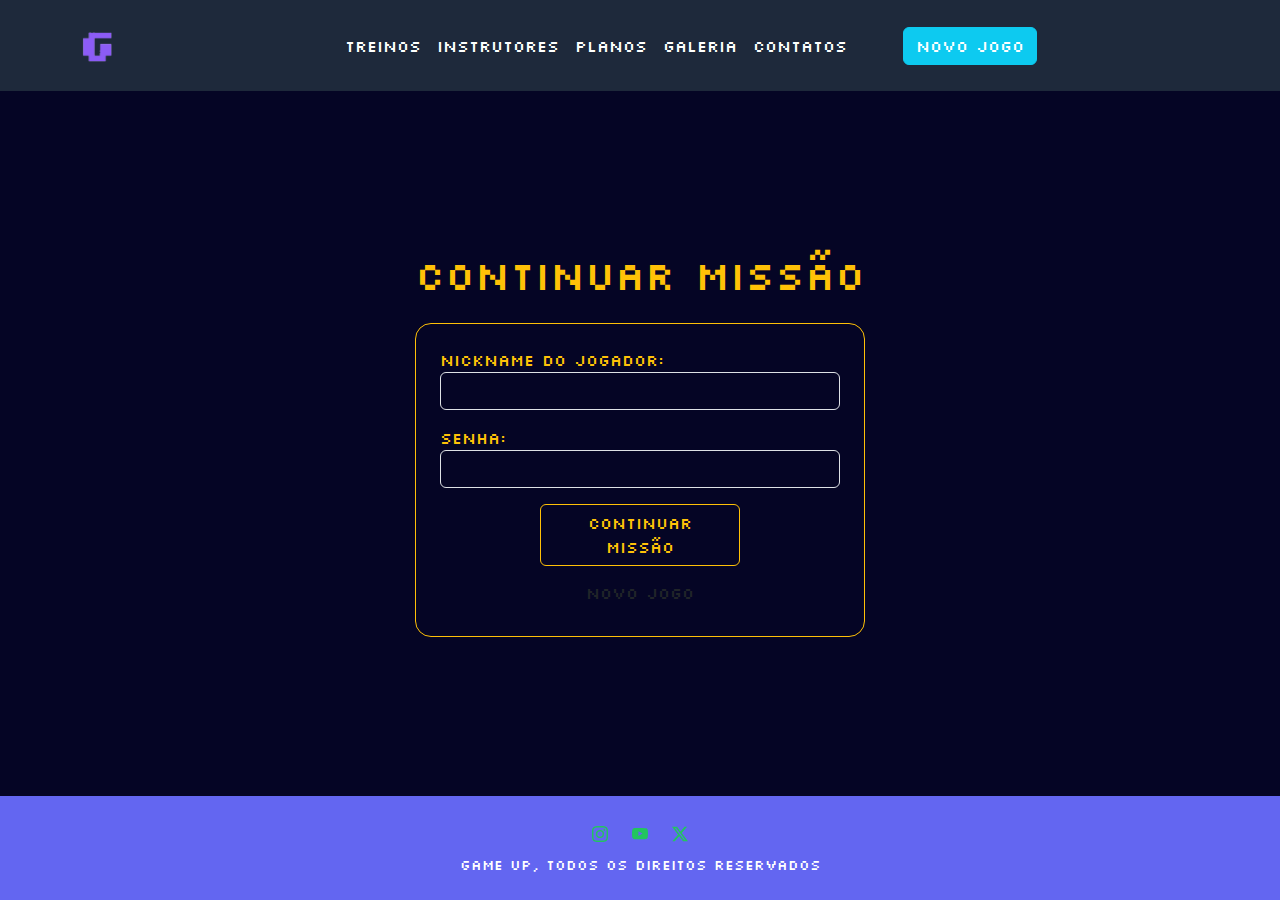
<file: html/signin.html>
<!DOCTYPE html>
<html lang="pt-BR">

<head>
    <meta charset="UTF-8">
    <meta name="viewport" content="width=device-width, initial-scale=1.0">
    <title>Game Up - Continuar Missão</title>
    <link rel="stylesheet" href="../assets/bootstrap/bootstrap.css">
    <link rel="stylesheet" href="../assets/bootstrap/custom.css">
    <link href="https://fonts.googleapis.com/css2?family=Silkscreen&family=Space+Mono&display=swap" rel="stylesheet">
</head>

<body class="d-flex flex-column min-vh-100 bg-dark-purple">
    <!-- HEADER: nav -->
    <header>
        <nav class="navbar navbar-expand-lg bg-navy sticky-top">
            <div class="container py-3 gap-5">
                <a class="navbar-brand fw-bold" href="../html/index.html">
                    <img src="../assets/images/logo.png" alt="Logo" height="30" class="zoom-effect">
                </a>

                <!-- Toggler button for collapse -->
                <button class="navbar-toggler text-white bg-success" type="button" data-bs-toggle="collapse"
                    data-bs-target="#navbarContent" aria-controls="navbarContent" aria-expanded="false"
                    aria-label="Toggle navigation">
                    <span class="navbar-toggler-icon"></span>
                </button>

                <!-- Collapsible content -->
                <div class="collapse navbar-collapse justify-content-center align-items-center gap-5"
                    id="navbarContent">
                    <ul class="navbar-nav flex-lg-row flex-column text-center">
                        <li class="nav-item zoom-effect">
                            <a class="nav-link text-white" href="../html/treinos.html">TREINOS</a>
                        </li>
                        <li class="nav-item zoom-effect">
                            <a class="nav-link text-white" href="../html/instrutores.html">INSTRUTORES</a>
                        </li>
                        <li class="nav-item zoom-effect">
                            <a class="nav-link text-white" href="../html/planos.html">PLANOS</a>
                        </li>
                        <li class="nav-item zoom-effect">
                            <a class="nav-link text-white" href="../html/galeria.html">GALERIA</a>
                        </li>
                        <li class="nav-item zoom-effect">
                            <a class="nav-link text-white" href="../html/contatos.html">CONTATOS</a>
                        </li>
                    </ul>

                    <!-- Buttons -->
                    <div class="d-flex gap-2 mt-3 mt-lg-0 justify-content-center align-items-center">
                        <a href="../html/signup.html" class="btn btn-info text-white">Novo Jogo</a>
                    </div>
                </div>
            </div>
        </nav>
    </header>

    <!-- MAIN -->
    <main class="flex-grow-1 d-flex justify-content-center align-items-center">
        <section class="flex-grow-1 d-flex justify-content-center align-items-center p-2">
            <div class="text-center">
                <h1 class="text-warning mb-4">Continuar Missão</h1>
                <form class="p-4 rounded-4 text-green border border-warning mx-auto">
                    <div class="mb-3 text-start">
                        <label for="nickname" class="form-label m-0 text-warning">Nickname do Jogador:</label>
                        <input type="text" class="form-control font-monospace bg-transparent text-white" id="nickname">
                    </div>
                    <div class="mb-3 text-start">
                        <label for="password" class="form-label m-0 text-warning">Senha:</label>
                        <input type="password" class="form-control font-monospace bg-transparent text-white"
                            id="password">
                    </div>
                    <div class="container-flex text-center">
                        <a href="#" class="btn text-warning rounded border border-warning w-50 mb-2"
                            data-bs-toggle="modal" data-bs-target="#staticBackdrop">
                            Continuar Missão
                        </a>
                        <a href="../html/signup.html" class="btn text-gray w-50">
                            Novo Jogo
                        </a>
                    </div>
                </form>
            </div>
        </section>
    </main>

    <!-- Modal "Disponível em breve"-->

    <div class="modal fade" id="staticBackdrop" data-bs-backdrop="static" data-bs-keyboard="false" tabindex="-1"
      aria-labelledby="staticBackdropLabel" aria-hidden="true">
      <div class="modal-dialog">
        <div class="modal-content bg-navy text-white border-navy">
          <div class="modal-header bg-warning border-warning text-black my-2">
            <h5 class="modal-title" id="staticBackdropLabel">Disponível em breve!</h5>
            <button type="button" class="btn-close" data-bs-dismiss="modal" aria-label="Close"></button>
          </div>
          <div class="modal-body pt-5">
            Os nossos duendes programadores estão a dar o seu melhor. Por favor, aguarde só mais um pouco! 
          </div>
          <div class="modal-footer border-navy">
            <button type="button" class="btn btn-warning" data-bs-dismiss="modal">Ok</button>
          </div>
        </div>
      </div>
    </div>

    <!-- FOOTER -->
    <footer class="text-center py-4 bg-indigo">
        <div class="mb-2">
            <!-- ig -->
            <a href="https://www.instagram.com/" target="_blank" class="mx-2 text-green"><svg
                    xmlns="http://www.w3.org/2000/svg" width="16" height="16" fill="currentColor"
                    class="bi bi-instagram" viewBox="0 0 16 16">
                    <path
                        d="M8 0C5.829 0 5.556.01 4.703.048 3.85.088 3.269.222 2.76.42a3.9 3.9 0 0 0-1.417.923A3.9 3.9 0 0 0 .42 2.76C.222 3.268.087 3.85.048 4.7.01 5.555 0 5.827 0 8.001c0 2.172.01 2.444.048 3.297.04.852.174 1.433.372 1.942.205.526.478.972.923 1.417.444.445.89.719 1.416.923.51.198 1.09.333 1.942.372C5.555 15.99 5.827 16 8 16s2.444-.01 3.298-.048c.851-.04 1.434-.174 1.943-.372a3.9 3.9 0 0 0 1.416-.923c.445-.445.718-.891.923-1.417.197-.509.332-1.09.372-1.942C15.99 10.445 16 10.173 16 8s-.01-2.445-.048-3.299c-.04-.851-.175-1.433-.372-1.941a3.9 3.9 0 0 0-.923-1.417A3.9 3.9 0 0 0 13.24.42c-.51-.198-1.092-.333-1.943-.372C10.443.01 10.172 0 7.998 0zm-.717 1.442h.718c2.136 0 2.389.007 3.232.046.78.035 1.204.166 1.486.275.373.145.64.319.92.599s.453.546.598.92c.11.281.24.705.275 1.485.039.843.047 1.096.047 3.231s-.008 2.389-.047 3.232c-.035.78-.166 1.203-.275 1.485a2.5 2.5 0 0 1-.599.919c-.28.28-.546.453-.92.598-.28.11-.704.24-1.485.276-.843.038-1.096.047-3.232.047s-2.39-.009-3.233-.047c-.78-.036-1.203-.166-1.485-.276a2.5 2.5 0 0 1-.92-.598 2.5 2.5 0 0 1-.6-.92c-.109-.281-.24-.705-.275-1.485-.038-.843-.046-1.096-.046-3.233s.008-2.388.046-3.231c.036-.78.166-1.204.276-1.486.145-.373.319-.64.599-.92s.546-.453.92-.598c.282-.11.705-.24 1.485-.276.738-.034 1.024-.044 2.515-.045zm4.988 1.328a.96.96 0 1 0 0 1.92.96.96 0 0 0 0-1.92m-4.27 1.122a4.109 4.109 0 1 0 0 8.217 4.109 4.109 0 0 0 0-8.217m0 1.441a2.667 2.667 0 1 1 0 5.334 2.667 2.667 0 0 1 0-5.334" />
                </svg></a>

            <!-- yt -->
            <a href="https://www.youtube.com/" target="_blank" class="mx-2 text-green"><svg
                    xmlns="http://www.w3.org/2000/svg" width="16" height="16" fill="currentColor" class="bi bi-youtube"
                    viewBox="0 0 16 16">
                    <path
                        d="M8.051 1.999h.089c.822.003 4.987.033 6.11.335a2.01 2.01 0 0 1 1.415 1.42c.101.38.172.883.22 1.402l.01.104.022.26.008.104c.065.914.073 1.77.074 1.957v.075c-.001.194-.01 1.108-.082 2.06l-.008.105-.009.104c-.05.572-.124 1.14-.235 1.558a2.01 2.01 0 0 1-1.415 1.42c-1.16.312-5.569.334-6.18.335h-.142c-.309 0-1.587-.006-2.927-.052l-.17-.006-.087-.004-.171-.007-.171-.007c-1.11-.049-2.167-.128-2.654-.26a2.01 2.01 0 0 1-1.415-1.419c-.111-.417-.185-.986-.235-1.558L.09 9.82l-.008-.104A31 31 0 0 1 0 7.68v-.123c.002-.215.01-.958.064-1.778l.007-.103.003-.052.008-.104.022-.26.01-.104c.048-.519.119-1.023.22-1.402a2.01 2.01 0 0 1 1.415-1.42c.487-.13 1.544-.21 2.654-.26l.17-.007.172-.006.086-.003.171-.007A100 100 0 0 1 7.858 2zM6.4 5.209v4.818l4.157-2.408z" />
                </svg></a>
            <!-- x -->
            <a href="https://x.com/" target="_blank" class="mx-2 text-green"><svg xmlns="http://www.w3.org/2000/svg"
                    width="16" height="16" fill="currentColor" class="bi bi-twitter-x" viewBox="0 0 16 16">
                    <path
                        d="M12.6.75h2.454l-5.36 6.142L16 15.25h-4.937l-3.867-5.07-4.425 5.07H.316l5.733-6.57L0 .75h5.063l3.495 4.633L12.601.75Zm-.86 13.028h1.36L4.323 2.145H2.865z" />
                </svg></a>
        </div>
        <small class="text-white">Game Up, Todos os direitos reservados</small>
    </footer>

    <script src="https://cdn.jsdelivr.net/npm/bootstrap@5.3.5/dist/js/bootstrap.bundle.min.js"
        integrity="sha384-k6d4wzSIapyDyv1kpU366/PK5hCdSbCRGRCMv+eplOQJWyd1fbcAu9OCUj5zNLiq" crossorigin="anonymous">
        </script>
    <script src="../javascript/script.js"></script>
</body>

</html>
</file>
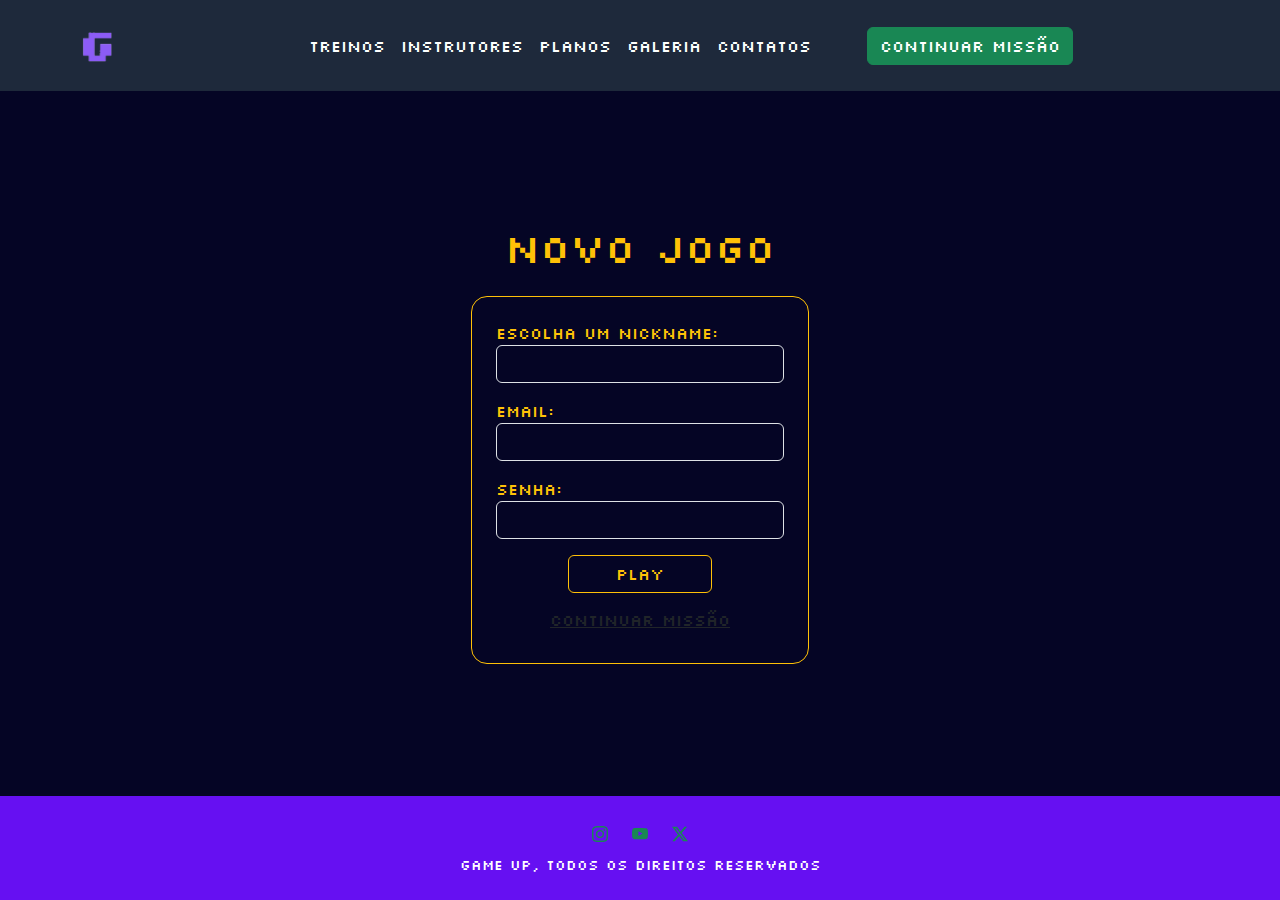
<file: html/signup.html>
<!DOCTYPE html>
<html lang="en">

<head>
    <meta charset="UTF-8">
    <meta name="viewport" content="width=device-width, initial-scale=1.0">
    <title>Novo Jogo - Game Up</title>
    <link rel="stylesheet" href="../assets/bootstrap/custom.css">
    <link rel="stylesheet" href="../assets/bootstrap/bootstrap.css">
    <link href="https://fonts.googleapis.com/css2?family=Silkscreen&family=Space+Mono&display=swap" rel="stylesheet">
</head>

<!-- doc para copiar modelos que se repetem. Sempre lembrar de mudar para a branch a ser trabalhada -->
<!-- esse doc será destruído quando o projeto terminar -->
<!-- Para chamar as fontes: [Silkscreen - Fonte mais pixelada] ex: text-info, text-primary... etc.  
                            [Space Mono - Fonte mais redondinha] ex: font-monospace text-warning... etc.
-->

<body class="d-flex flex-column min-vh-100 bg-dark-purple">

    <!-- NAVBAR -->
    <nav class="navbar navbar-expand-lg bg-navy sticky-top">
        <div class="container py-3 gap-5">
            <a class="navbar-brand fw-bold" href="../html/index.html">
                <img src="../assets/images/logo.png" alt="Logo" height="30">
            </a>

            <!-- Toggler button for collapse -->
            <button class="navbar-toggler text-white bg-success" type="button" data-bs-toggle="collapse"
                data-bs-target="#navbarContent" aria-controls="navbarContent" aria-expanded="false"
                aria-label="Toggle navigation">
                <span class="navbar-toggler-icon"></span>
            </button>

            <!-- Collapsible content -->
            <div class="collapse navbar-collapse justify-content-center align-items-center gap-5" id="navbarContent">
                <ul class="navbar-nav flex-lg-row flex-column text-center">
                    <li class="nav-item"><a class="nav-link text-white" href="../html/treinos.html">TREINOS</a></li>
                    <li class="nav-item"><a class="nav-link text-white" href="../html/instrutores.html">INSTRUTORES</a>
                    </li>
                    <li class="nav-item"><a class="nav-link text-white" href="../html/planos.html">PLANOS</a></li>
                    <li class="nav-item"><a class="nav-link text-white" href="../html/galeria.html">GALERIA</a></li>
                    <li class="nav-item"><a class="nav-link text-white" href="../html/contatos.html">CONTATOS</a></li>
                </ul>

                <!-- Buttons -->
                <div class="d-flex gap-2 mt-3 mt-lg-0 justify-content-center align-items-center">
                    <button class="btn btn-success"><a href="../html/signin.html" class="text-white nav-link">Continuar Missão</a></button>
                </div>
            </div>
        </div>
    </nav>

    <!-- MAIN -->
    <section class="flex-grow-1 d-flex justify-content-center align-items-center p-2">
        <div class="text-center">
            <h1 class="text-warning mb-4">Novo Jogo</h1>
            <form class="p-4 rounded-4 text-green border border-warning mx-auto">
                <div class="mb-3 text-start">
                    <label for="nickname" class="form-label m-0 text-warning">Escolha um nickname:</label>
                    <input type="text" class="form-control font-monospace bg-transparent text-white" id="nickname">
                </div>
                <div class="mb-3 text-start">
                    <label for="email" class="form-label m-0 text-warning">Email:</label>
                    <input type="email" class="form-control font-monospace bg-transparent text-white" id="email">
                </div>
                <div class="mb-3 text-start">
                    <label for="password" class="form-label m-0 text-warning">Senha:</label>
                    <input type="password" class="form-control font-monospace bg-transparent text-white" id="password">
                </div>

                <div class="container-flex text-center">
                    <button type="button" class="btn btn-blue text-warning rounded border border-warning w-50 mb-2"
                        data-bs-toggle="modal" data-bs-target="#staticBackdrop">
                        Play
                    </button>
                    <button type="button" class="btn btn-blue text-gray w-75" data-bs-toggle="modal"
                        data-bs-target="#staticBackdrop">
                        <a href="../html/signin.html" class="link-dark">Continuar Missão</a>
                    </button>
                </div>
            </form>
        </div>
    </section>

    <!-- FOOTER -->
    <footer class="text-center py-4 bg-indigo">
        <div class="mb-2">
            <!-- ig -->
            <a href="https://www.instagram.com/" target="_blank" class="mx-2 text-green"><svg
                    xmlns="http://www.w3.org/2000/svg" width="16" height="16" fill="currentColor"
                    class="bi bi-instagram" viewBox="0 0 16 16">
                    <path
                        d="M8 0C5.829 0 5.556.01 4.703.048 3.85.088 3.269.222 2.76.42a3.9 3.9 0 0 0-1.417.923A3.9 3.9 0 0 0 .42 2.76C.222 3.268.087 3.85.048 4.7.01 5.555 0 5.827 0 8.001c0 2.172.01 2.444.048 3.297.04.852.174 1.433.372 1.942.205.526.478.972.923 1.417.444.445.89.719 1.416.923.51.198 1.09.333 1.942.372C5.555 15.99 5.827 16 8 16s2.444-.01 3.298-.048c.851-.04 1.434-.174 1.943-.372a3.9 3.9 0 0 0 1.416-.923c.445-.445.718-.891.923-1.417.197-.509.332-1.09.372-1.942C15.99 10.445 16 10.173 16 8s-.01-2.445-.048-3.299c-.04-.851-.175-1.433-.372-1.941a3.9 3.9 0 0 0-.923-1.417A3.9 3.9 0 0 0 13.24.42c-.51-.198-1.092-.333-1.943-.372C10.443.01 10.172 0 7.998 0zm-.717 1.442h.718c2.136 0 2.389.007 3.232.046.78.035 1.204.166 1.486.275.373.145.64.319.92.599s.453.546.598.92c.11.281.24.705.275 1.485.039.843.047 1.096.047 3.231s-.008 2.389-.047 3.232c-.035.78-.166 1.203-.275 1.485a2.5 2.5 0 0 1-.599.919c-.28.28-.546.453-.92.598-.28.11-.704.24-1.485.276-.843.038-1.096.047-3.232.047s-2.39-.009-3.233-.047c-.78-.036-1.203-.166-1.485-.276a2.5 2.5 0 0 1-.92-.598 2.5 2.5 0 0 1-.6-.92c-.109-.281-.24-.705-.275-1.485-.038-.843-.046-1.096-.046-3.233s.008-2.388.046-3.231c.036-.78.166-1.204.276-1.486.145-.373.319-.64.599-.92s.546-.453.92-.598c.282-.11.705-.24 1.485-.276.738-.034 1.024-.044 2.515-.045zm4.988 1.328a.96.96 0 1 0 0 1.92.96.96 0 0 0 0-1.92m-4.27 1.122a4.109 4.109 0 1 0 0 8.217 4.109 4.109 0 0 0 0-8.217m0 1.441a2.667 2.667 0 1 1 0 5.334 2.667 2.667 0 0 1 0-5.334" />
                </svg></a>

            <!-- yt -->
            <a href="https://www.youtube.com/" target="_blank" class="mx-2 text-green"><svg
                    xmlns="http://www.w3.org/2000/svg" width="16" height="16" fill="currentColor" class="bi bi-youtube"
                    viewBox="0 0 16 16">
                    <path
                        d="M8.051 1.999h.089c.822.003 4.987.033 6.11.335a2.01 2.01 0 0 1 1.415 1.42c.101.38.172.883.22 1.402l.01.104.022.26.008.104c.065.914.073 1.77.074 1.957v.075c-.001.194-.01 1.108-.082 2.06l-.008.105-.009.104c-.05.572-.124 1.14-.235 1.558a2.01 2.01 0 0 1-1.415 1.42c-1.16.312-5.569.334-6.18.335h-.142c-.309 0-1.587-.006-2.927-.052l-.17-.006-.087-.004-.171-.007-.171-.007c-1.11-.049-2.167-.128-2.654-.26a2.01 2.01 0 0 1-1.415-1.419c-.111-.417-.185-.986-.235-1.558L.09 9.82l-.008-.104A31 31 0 0 1 0 7.68v-.123c.002-.215.01-.958.064-1.778l.007-.103.003-.052.008-.104.022-.26.01-.104c.048-.519.119-1.023.22-1.402a2.01 2.01 0 0 1 1.415-1.42c.487-.13 1.544-.21 2.654-.26l.17-.007.172-.006.086-.003.171-.007A100 100 0 0 1 7.858 2zM6.4 5.209v4.818l4.157-2.408z" />
                </svg></a>
            <!-- x -->
            <a href="https://x.com/" target="_blank" class="mx-2 text-green"><svg xmlns="http://www.w3.org/2000/svg"
                    width="16" height="16" fill="currentColor" class="bi bi-twitter-x" viewBox="0 0 16 16">
                    <path
                        d="M12.6.75h2.454l-5.36 6.142L16 15.25h-4.937l-3.867-5.07-4.425 5.07H.316l5.733-6.57L0 .75h5.063l3.495 4.633L12.601.75Zm-.86 13.028h1.36L4.323 2.145H2.865z" />
                </svg></a>
        </div>
        <small class="text-white">Game Up, Todos os direitos reservados</small>
    </footer>

    <script src="https://cdn.jsdelivr.net/npm/bootstrap@5.3.5/dist/js/bootstrap.bundle.min.js"
        integrity="sha384-k6d4wzSIapyDyv1kpU366/PK5hCdSbCRGRCMv+eplOQJWyd1fbcAu9OCUj5zNLiq" crossorigin="anonymous">
        </script>
</body>

</html>
</file>
<file: assets/bootstrap/custom.css>
/* colors */
:root {
    --bs-dark-purple: #050525;
    --bs-indigo: #6366f1;
    --bs-blue: #3b82f6;
    --bs-yellow: #eab308;
    --bs-green: #22c55e;
    --bs-purple: #a855f7;
    --bs-navy: #1e293b;
}

/* background colors */
.bg-dark-purple {
    background-color: var(--bs-dark-purple);
}

.bg-indigo {
    background-color: var(--bs-indigo);
}

.bg-blue {
    background-color: var(--bs-blue);
}

.bg-yellow {
    background-color: var(--bs-yellow);
}

.bg-green {
    background-color: var(--bs-green);
}

.bg-purple {
    background-color: var(--bs-purple);
}

.bg-navy {
    background-color: var(--bs-navy);
}

/* text colors */
.text-dark-purple {
    color: var(--bs-dark-purple);
}

.text-indigo {
    color: var(--bs-indigo);
}

.text-blue {
    color: var(--bs-blue);
}

.text-yellow {
    color: var(--bs-yellow);
}

.text-green {
    color: var(--bs-green);
}

.text-purple {
    color: var(--bs-purple);
}

.text-navy {
    color: var(--bs-navy);
}

/* border colors */
.border-dark-purple {
    border-color: var(--bs-dark-purple);
}

.border-indigo {
    border-color: var(--bs-indigo);
}

.border-blue {
    border-color: var(--bs-blue);
}

.border-yellow {
    border-color: var(--bs-yellow);
}

.border-green {
    border-color: var(--bs-green);
}

.border-purple {
    border-color: var(--bs-purple);
}

.border-navy {
    border-color: var(--bs-navy);
}

/* link colors */
.link-dark-purple {
    color: var(--bs-dark-purple);
}

.link-indigo {
    color: var(--bs-indigo);
}

.link-blue {
    color: var(--bs-blue);
}

.link-yellow {
    color: var(--bs-yellow);
}

.link-green {
    color: var(--bs-green);
}

.link-purple {
    color: var(--bs-purple);
}

.link-navy {
    color: var(--bs-navy);
}

/* buttons */
.btn-dark-purple {
    background-color: var(--bs-dark-purple);
    color: #fff;
}

.btn-indigo {
    background-color: var(--bs-indigo);
    color: #fff;
}

.btn-blue {
    background-color: var(--bs-blue);
    color: #fff;
}

.btn-yellow {
    background-color: var(--bs-yellow);
    color: #fff;
}

.btn-green {
    background-color: var(--bs-green);
    color: #fff;
}

.btn-purple {
    background-color: var(--bs-purple);
    color: #fff;
}

.btn-navy {
    background-color: var(--bs-navy);
    color: #fff;
}

/* button hover */
.btn-dark-purple:hover {
    background-color: darken(var(--bs-dark-purple), 10%);
}

.btn-indigo:hover {
    background-color: darken(var(--bs-indigo), 10%);
}

.btn-blue:hover {
    background-color: darken(var(--bs-blue), 10%);
}

.btn-yellow:hover {
    background-color: darken(var(--bs-yellow), 10%);
}

.btn-green:hover {
    background-color: darken(var(--bs-green), 10%);
}

.btn-purple:hover {
    background-color: darken(var(--bs-purple), 10%);
}

.btn-navy:hover {
    background-color: darken(var(--bs-navy), 10%);
}
</file>
